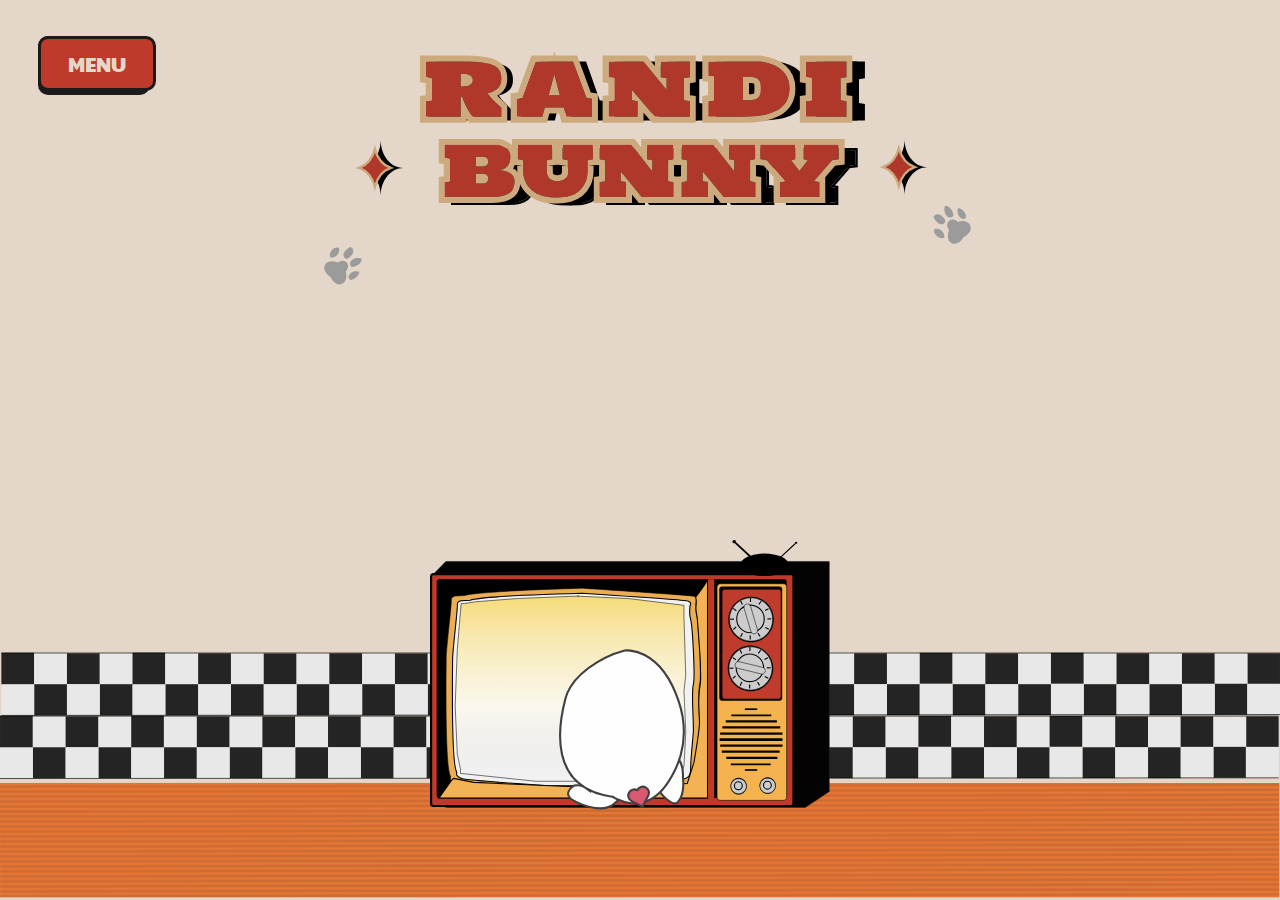
<file: index.html>
<!DOCTYPE html>
<html lang="en">
<head>
    <meta charset="UTF-8">
    <meta name="viewport" content="width=device-width, initial-scale=1.0">
    <title>Index</title>
    <link rel="stylesheet" type="text/css" href="css/reset.css">
    <style type="text/css" >
        @import url('https://fonts.googleapis.com/css2?family=Paytone+One&display=swap');
 
    html{height: 100%;}
    body {
        width: 100%;
        min-height: 100vh;
        display: flex;
        flex-direction: column;
        object-fit: cover;
        box-sizing: border-box;
        object-fit: cover ;
        font-family: 'Paytone One', sans-serif;
        background-color: #E4D7CA;    
    }

    .btn{
        display: flex;
        box-sizing: border-box;
        left: 3%;
        top: 4%;
        position: fixed;
    }

    .btn-top{
        width: 112px;
        height: 49px;
        display: flex;
        background-color: #bf3a2a;
        border: 3px solid rgb(27, 27, 27);
        border-radius: 10px;
        top: 1%;
        left: 7%;
        position: absolute;
        z-index: 998;
    }

    .btn-back{
        width: 112px;
        height: 59px;
        background-color: rgb(27, 27, 27);
        border-radius: 10px;
        left: 7% ;
        top: 2%;  
        position: absolute
    }

    .btn-txt{
        font-family: 'Paytone One', sans-serif;
        color:  #E4D7CA;
        font-size: 20px;
        text-decoration: none;
        inset: 0;
        margin: auto;
    }

    .btn-top:hover{
        background-color: #E6BB38;
        margin-top: -2px;
        margin-left: 10px; 
    
    }

    .btn-txt:hover{
        color: rgb(27, 27, 27);
    }

    .container{
        width: 100%;
        display: flex;
        flex-direction: column;
        min-height: 100%;
        background-color: #E4D7CA; 
        flex-grow: 1;
        /* margin-bottom: 10%; */
    }

    .title-box {
        text-align: center;

        box-sizing: border-box;
        animation: dropDown 1.5s ease-in-out;
        animation-fill-mode: forwards;
    }
    @keyframes dropDown {
        0% {
            opacity: 0;
            transform: translateY(-100%);
        }
        100% {
            opacity: 1;
            transform: translateY(0);
        }
    } 
    .title-fall {
        animation: dropDown 1.5s ease-in-out;
        animation-fill-mode: forwards;
    }

    .title{
        width: 30%;
        margin: auto;
        padding-top: 6%;
        box-sizing: border-box;
    }

    .title img{
        width: 100%;  
        transform: scale(1.5); 
        transition: transform 0.3s ease-in-out;
        vertical-align: bottom;
    }

    .foot-box{
        display: flex;
        width: 100%;
        justify-content: space-evenly;
    }

    .rightfoot{
        display: block;
        transform: translate(-150%, 120%);
        /* display: none; */
    }

    .rightfoot img{
        width: 100%;
        vertical-align: bottom;
    
    }

    .leftfoot{
        transform: translate(180%, 38%);
    }

    .leftfoot img{
        width: 100%;
        vertical-align: bottom;
    }


    .footer{
        width: 100%;
        position: fixed;
        bottom: 0;
        left: 0;
        flex-shrink: 0;
    }

    .bottom-floor{
        width: 100%;
        display: block;
        bottom: 0;
        left: 0;
    
    }

    .floor img{width: 100%;}

    .bottom{
        width: 100%;
        margin: auto;
        display:flex;
        text-align: center;
        justify-content: center;
        position: absolute;
        bottom: 0;
        left: 0;
        transform: translate(-10px, -20%);
    }


    .tv img{
        width: 100%;
        vertical-align: bottom;
    }  

    .rabbit{
        position: absolute;
        transform-origin: center bottom; 
        transition: transform 0.3s ease;
        bottom: 0;
        display: none;
        transform: translate(10%, 5%);
        /* transition: right 2s ease; */
    }

    .rabbit img{
        width: 100%;
        vertical-align: bottom;
    }

    .butt{
        width: 200px;
        position: absolute;
        top: 35%;
        /* display: none; */
    }

    .butt img{
        width: 100%;
    }

    .butt.shake {
        animation: shake  1.5s;
    } 

    @keyframes shake {
        0%, 100% { transform: translateY(0); }
        50% { transform: translateY(-10px); }
    } 

    .butt.climb-out {
        animation: climbOut 1.5s ease-in-out;
        animation-fill-mode: forwards;
    }

    @keyframes climbOut {
        0% {
            bottom: 0;
            transform: translateX(0) translateY(0);
        }
        100% {
            bottom: 100px; 
            transform: translateX(10px) translateY(-20px); 
        }
    }

    .move{
        width: 180px;
        position: absolute;
        top: 20%;
        display: none;
    }

    .move img{
        width: 100%;
    }

    .dialog{
        position: absolute;
        top: -22%;
        left: 30%;
        z-index: 997;
        display: none;
    }

    .pic{
        width: 200px;

    }

    .pic img{
        width: 100%;
        transform: scale(0.9);
        transition: transform 0.3s ease-in-out;
    }

    .pic img:hover{
        transform: scale(0.8); 
    }

    .text {
        font-size: 2em;
        transform: translate(50px, -83px);
    }

    .dialog a {
        color: rgb(27, 27, 27);
        text-decoration: none;
    }

    .plaid{ 
        position: relative;

    }

    .plaid img{
        width: 100%; 
    }

    .floor{ position: relative;}

    .floor img{
        width: 100%; 
    }

    #tv {
        position: relative;
        width: 400px;
        height: 300px;
        overflow: hidden;
    } */

    #rabbit {
        position: absolute;
        width: 200px;
        height: 100px;
        /* bottom: -100px; */
        display: none;
    } 
    #menu-switch{ display: none;}
    .main-nav, .menu-title-box{display: none;}
 




    /**平板**/	
    @media(min-width: 768px) and (max-width: 1023px) {
     html, body{ overflow: hidden; }
    
     .main-nav{display: none;}

     .title-box {
            position:absolute;
            left: 23%;
            top: 20%;
            box-sizing: border-box;
    }

    .title{width: 90%;}
    
    .title img{width: 100%;}

    .foot-box{
            position: absolute;
            top: 40%;
    }

    .bottom{transform: translate(5%, -50%);}

    #tv{
        width:80%;
        height: 100%;
    }

    .tv img{width:100%;}

    .butt{
        width: 35%;
        position: absolute;
        top: 50%;
       
    
    }
    .butt img{width: 100%;}

    .move{
        position: absolute;
        width: 35%;
        top:50%;
    }
    .move img{width: 100%;}

    .rabbit{
        width: 50%;
        position: absolute;
        top: -2%;
    }

    .rabbit img{width: 100%;}

    .dialog{
        width: 30%;
        transform: translate(-43%, -305%);
    }

    .pic{
        width: 100%;
    }

    .pic img{width: 100%;}

    .text{
            font-size: 45px;
            transform: translate(22%, -240%)
    }

    .plaid, .floor{display: none;}
        
    }

    /**手機**/	
    @media (max-width: 767px){
    html, body{ overflow: hidden; }
    /* img{
        max-width: 100%;
        height: auto;
    } */
    .element-to-hide{display: none;}

    .btn {display: none;}

    .main-header{
            display: flex;
            justify-content: space-between;
            padding: 10px;
    }

    .main-nav{
            display: block;
            position: absolute;
            width: 100%;
            height: calc(100vh - 60px);
            background-color: #E4D7CA;
            top: 6%;
            left: 0%;
            translate: -100% 0%;
            flex-direction: column;
            opacity: 0;
            transition: opacity 1s, translate 0s 1s;
            z-index: 996;
    }

    .main-nav a{
            padding: 10px;
            text-decoration: none;
            color: rgb(27, 27, 27);
            display: block;
    }

    #menu-switch:checked + .main-header .main-nav{
            translate: 0% 0%;
            opacity: 1;
            transition: opacity 1s;
    }
        
    .hb label{
            width: 70px;
            height: 40px;
            /* background-color: #c8bdb2; */
            display: block;
            position: relative;
            border-radius: 10px;
    }
        
    .hb span{
            width: 40%;
            height: 2px;
            background-color: #c24b4b;
            position: absolute;
            inset: 0;
            margin: auto;
            transition: transform 0.3s, opacity 0.3s;
    }

    .hb span:nth-child(1){
            translate: 0px -10px;
            rotate: 0deg;
            transition: translate 0.3s 0.3s,
                        rotate 0.3s 0s;
    }

    .hb span:nth-child(2){
            opacity: 1;
            transition: opacity 0.3s 0.6s;
    }

    .hb span:nth-child(3){
            translate: 0px 10px;
            rotate: 0deg;
            transition: translate 0.3s 0.3s,
                        rotate 0.3s 0s;
    }

    #menu-switch:checked + .main-header .hb span:nth-child(1){
            translate: 0px 0px;
            rotate: 45deg;
            transition: translate 0.3s 0.3s,
                        rotate 0.3s 0.6s;
    }

    #menu-switch:checked + .main-header .hb span:nth-child(2){
            opacity: 0;
            transition: opacity 0.3s;
    }

    #menu-switch:checked + .main-header .hb span:nth-child(3){
            translate: 0px 0px;
            rotate: 315deg;
            transition: translate 0.3s 0.3s,
                        rotate 0.3s 0.6s;
    } 

    .title-box {
            position:relative;
            left: -5px;
            padding-top: 15%;
            box-sizing: border-box;
    }

    .title{width: 65%;}
    .title img{width: 100%;}

    .foot-box{
        position: absolute;
        top: 30%;
    }
    .foot-box img{width: 100%;}

    .bottom{transform: translate(1%, -15%);}

    .tv{width: calc(100vw- 30px);}

    .tv img{width:100%;}

    .butt{width: 50%;}

    .butt img{width: 100%;}

    .rabbit{
        width: 70%;
        transform: translate(50px, 40px);
    }

    .rabbit img{width: 100%;}

    .dialog{
        width: 80%;
        transform: translate(-120px, -275%);
    
    }

    .dialog img{width: 100%;}

    .plaid, .floor{display: none;}

    .text{
            font-size: 32px;
            transform: translate(48px, -84px)
    }

    .menu-box{
        width: 100%;
        background-color: #B30101;
    }

    .menu-title{
            width: 80%;
            text-align: center;
            margin: auto;
            padding-top: 1%;
            background-color: #B30101;
    }



    .menu-title img{ width: 100%;}

    .menu-outside{
            width: 88%;
            height: 70%;
            border-radius: 10px;
            padding: 10px;
            margin: auto;
            margin-bottom: 25px;
            box-sizing: border-box;
    }

    .menu-inside{
            width: 90%;
            height: 93%;
            margin: auto;
    }

    .menu{
            font-size: 2.5em;
            height: 5%;
            margin: auto;
            color: rgb(27, 27, 27);
            text-align: center;
            padding-top: 1%;
            font-family: 'Holtwood One SC', serif;
    }

    .period{
            font-size: 2em;
            margin-bottom: 3%;
    }

    .about a, .news a, .member a, .gallery a, .product a{
            font-size: 1.5em;
            color: #B30101;
            margin: auto;
            padding: 10px 10px;
    }

    .about, .news, .member, .gallery, .product{
            width: 100%;
            height: 12%;
            padding: 2px 10px;
            box-sizing: border-box;
            box-shadow: 0 0 5px #6b6b6b;
    }

    .about, .news, .member, .gallery{
            margin-bottom: 3%;
    }

    .about-price, .news-price,  .member-price, 
    .gallery-price, .product-price{
            display: flex;
            justify-content: end;
            /* position: absolute; */
            transform: translateY(-90%);
    }

    .others{
            display: flex;
            flex-wrap: wrap;
            margin-top: 3%;
    }

    .finder, .contact, .login, .faq{
            width: 48%;
            box-shadow: 0 0 5px #6b6b6b;
    }

    .finder a, .contact a, .login a, .faq a{
            font-size: 1.5em;
            color: rgb(27, 27, 27);
            text-align: center;
    }

    .finder, .login{
            margin-right: 10px;
            box-sizing: border-box;
    }

    .finder, .contact{
            margin-bottom: 10px;
            box-sizing: border-box;
    }

    .top-plaid{
            width: 100%;
            background-color: #B30101;
    }

    .top-plaid img{width: 100%;}


    .bottom-box{
            width: 100%;
            height: 100%;
            position: fixed;
            background-color: #B30101;
    }

    .top-icon{
            width: 30%;
            display: flex;
            margin: auto;
            background-color: #B30101;
    }

    .top-icon img{width: 100%;}

    
    .bottom-plaid{
            width: 100%;
            position: absolute;
            background-color: #B30101;
    }

    .bottom-plaid img{width: 100%;} 

    .about:active, .news:active, .member:active,
    .gallery:active, .product:active{
            transform: translate(0px,5px);
            -webkit-transform: translate(0px,5px);
	        background-color: #B30101;
    }

    .about a:active, .news a:active, .member a:active,
    .gallery a:active, .product a:active, .content:active{
            color: #E4D7CA;
    }

    .finder:active, .contact:active, .login:active, .faq:active{
        background-color: rgb(27, 27, 27);
    }

    .finder a:active, .contact a:active, .login a:active, .faq a:active{
            color: #E4D7CA;
    }

    .animate{
	        transition: all 0.5s;
	        -webkit-transition: all 0.5s;
    }

    }
     

</style>



</head>
<body>

<div class="wrap">

    <input type="checkbox" name="" id="menu-switch"> 

        <header class="main-header">
              
            <div class="hb">
                <label for="menu-switch">
                    <span></span>
                    <span></span>
                    <span></span>
                </label>
            </div>

            <nav class="main-nav">
                <div class="top-plaid">
                    <img src="image/red plaid.svg" alt="plaid">
                </div> 
                <div class="menu-box">
                <div class="menu-title">
                    <a href="guide-page.html" >
                        <img src="image/mobile-title.svg" alt="RENDI BUNNY"></a></div> </div>

            <div class="menu-outside">
                <div class="menu-inside">
                    <div class="menu">MENU</div>
                    <div class="period">................................</div>
                    <div class="about">
                        <a href="about.html">
                            A&nbsp;B&nbsp;O&nbsp;U&nbsp;T&nbsp; 
                            <div class="about-price">$50</div></a>
                        </div>
                     <div class="news">
                        <a href="news.html">
                            N&nbsp;E&nbsp;W&nbsp;S&nbsp; 
                        <div class="news-price">$40</div></a>
                        </div>
                    <div class="member">
                        <a href="member.html">
                            M&nbsp;E&nbsp;M&nbsp;B&nbsp;E&nbsp;R&nbsp;
                            <div class="member-price">$20</div></a>
                        </div>
                    <div class="gallery">
                        <a href="gallery.html">
                            G&nbsp;A&nbsp;L&nbsp;L&nbsp;E&nbsp;R&nbsp;Y&nbsp;
                            <div class="gallery-price">$25</div></a>
                        </div>
                    <div class="product">
                        <a href="product.html">
                            P&nbsp;R&nbsp;O&nbsp;D&nbsp;U&nbsp;C&nbsp;T&nbsp;
                            <div class="product-price">$45</div></a>
                    </div>

                    <div class="others">
                        <div class="finder">
                            <a href="gallery.html">FINDER</a></div>
                            <div class="contact">
                                <a href="gallery.html">CONTACT</a></div>
                            <div class="login">
                                <a href="gallery.html">LOGIN</a></div>
                            <div class="faq">
                                <a href="gallery.html">FAQ</a></div>
                    </div>

                        </div>
                    </div>

                <div class="bottom-box">

                    <div class="top-icon">
                        <div class="log-in">
                            <a href="menu.html" ><img src="image/log-in_mobile_menu.svg" alt="登入"></a></div>
                        <div class="cart">
                            <a href="menu.html" ><img src="image/cart_mobile_menu.svg" alt="購物車"></a></div>
                    </div>  
                    <div class="bottom-plaid">
                        <img src="image/red plaid.svg" alt="plaid">
                </div>
                   
                     

                </div>

                  
            </nav>

               
        
        </header>
 
    <div class="container">
       
        <div class="title-box">
            <div class="title">
                <img src="image/title.svg" alt="title"></div>
        </div>
        
     
        <div class="foot-box">
            <div class="rightfoot">
                <img src="image/right foot.svg" alt="rightfoot"></div>
            <div class="leftfoot">
                <img src="image/left foot.svg" alt="leftfoot"></div> 
        </div>
      
        
  


    </div>
 
 <div class="footer">
    <div class="bottom-floor">
        <div class="plaid-box">
            <div class="plaid">
                <img src="image/plaid.svg" alt="plaid">
            </div>  
        </div>
        <div class="floor">
            <img src="image/floor.svg" alt="floor">
        </div> 
       
        <div class="dialog">
            <a href="transition1.html"><div class="pic">
                 <img src="image/dialogbox.svg" alt="dialog"></div>
                 <div class="text">ENTER</div></a>
         </div>
       
        <div class="bottom">
            <div class="tv" id="tv">
                <img src="image/tv.svg" alt="tv"></div>
                
            <div class="butt">
                <img src="image/butt.svg" alt="ren"></div>
            <div class="move">
                <img src="image/butt2.svg" alt="move-out"></div>
            <div class="rabbit" id="rabbit">
                <img src="image/rabbit.svg" alt="ren"></div>
          
              
        </div>
   
    </div>
        <div class="element-to-hide">
            <div class="btn">
                <div class="btn-top">
                    <a href="menu.html" class="btn-txt">MENU</a></div>
            <div class="btn-back"> </div>
        </div>

</div>


                  

</div>
</body>
<!-- Holtwood One SC -->
<link rel="preconnect" href="https://fonts.googleapis.com">
<link rel="preconnect" href="https://fonts.gstatic.com" crossorigin>
<link href="https://fonts.googleapis.com/css2?family=Holtwood+One+SC&family=Ultra&display=swap" rel="stylesheet">

<!-- -----------Open Sans------------------ -->
<link rel="preconnect" href="https://fonts.googleapis.com">
<link rel="preconnect" href="https://fonts.gstatic.com" crossorigin>
<link href="https://fonts.googleapis.com/css2?family=Open+Sans&display=swap" rel="stylesheet">


<script src="./js/jquery-3.7.0.js"></script>


<script>
//兔子抖動加爬出
$(document).ready(function() {

    $(".butt").show().addClass("shake");

    // 電視裡爬出來
    setTimeout(function() {
        $(".butt").removeClass("shake").addClass("climb-out");
    }, 300); 

 
    setTimeout(function() {
        $(".butt").removeClass("climb-out").hide();
        $(".move").show();
    }, 1800); 

    setTimeout(function() {
        $(".move").hide();
        $(".rabbit").show();
    }, 2300); 

    setTimeout(function() {
        $(".dialog").show();     
    }, 3200); 


    

});


</script>





<script>

</script>



</html>
</file>
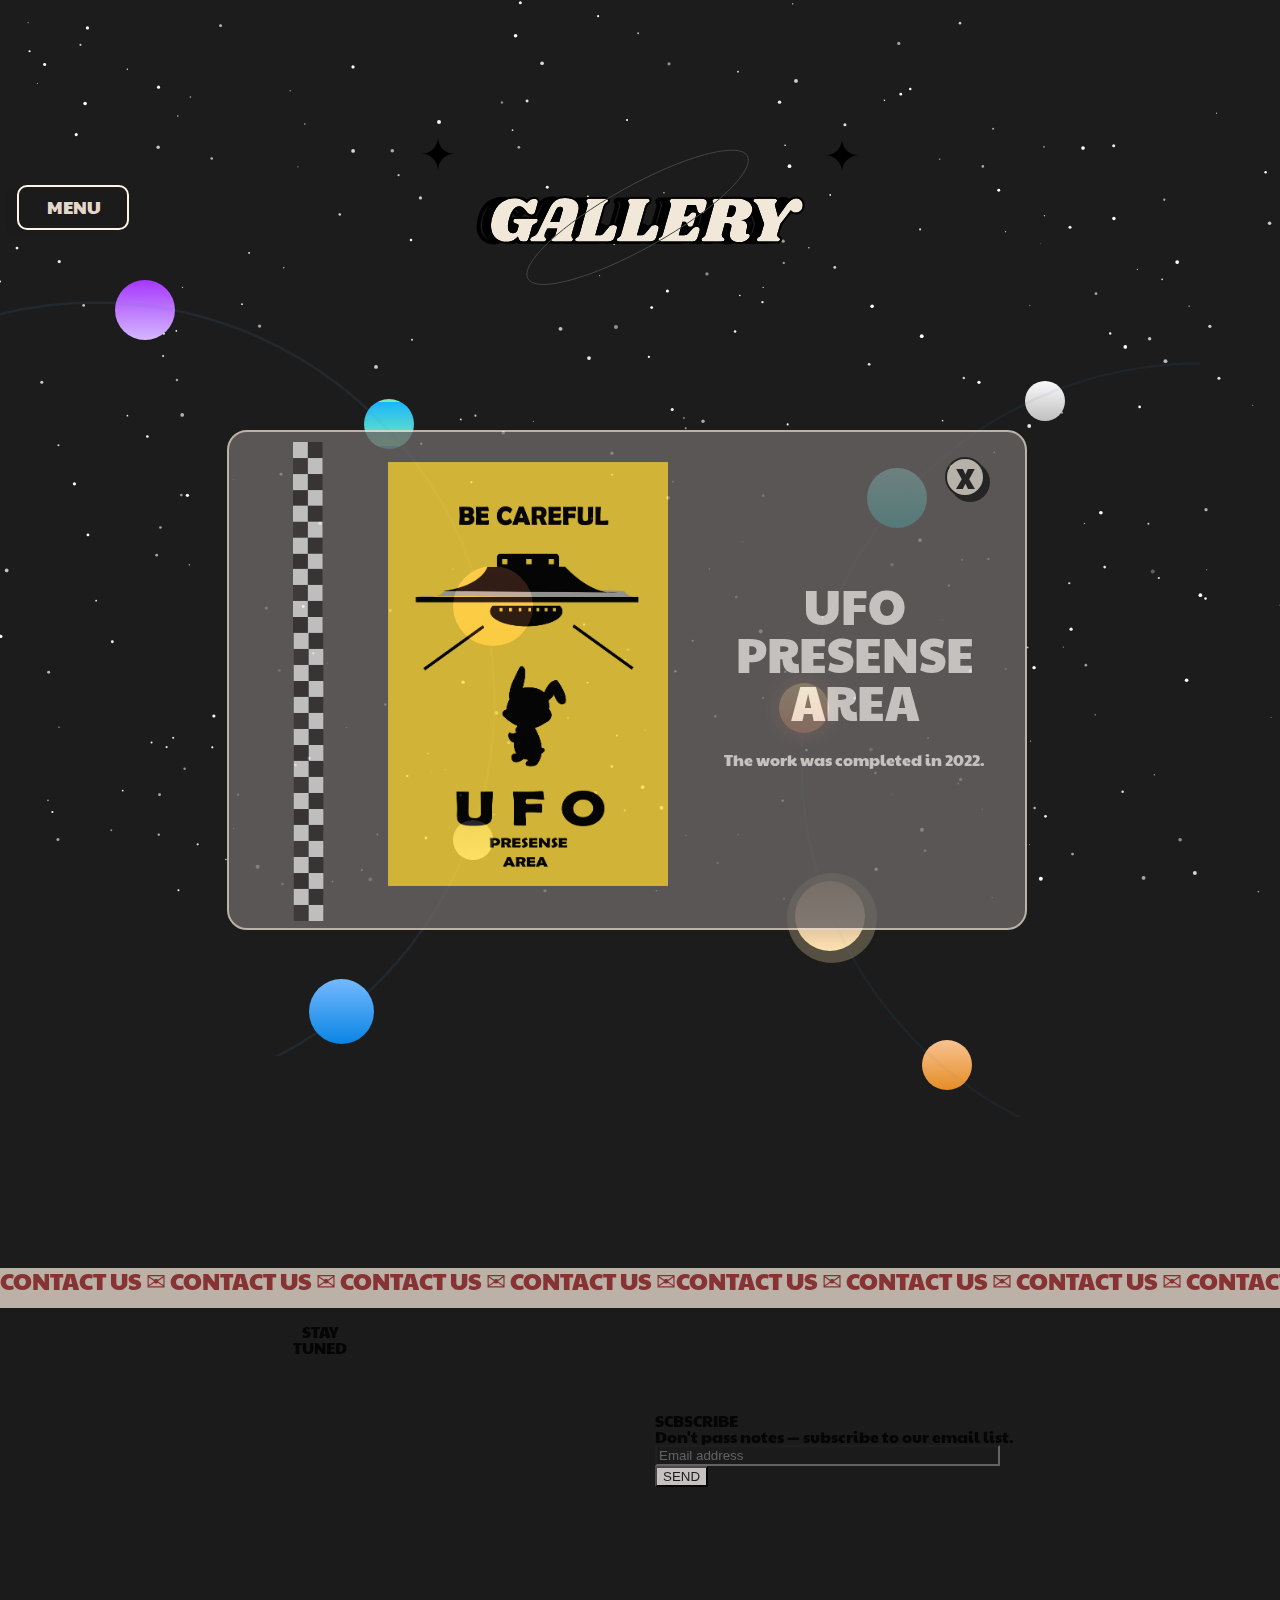
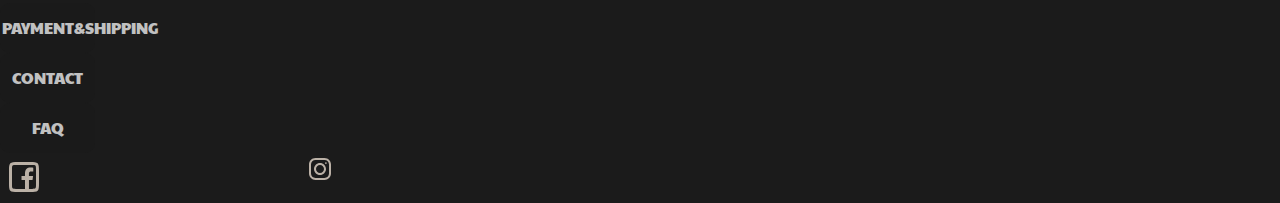
<file: gallery.html>
<!DOCTYPE html>
<html lang="en">
<head>
    <meta charset="UTF-8">
    <meta name="viewport" content="width=device-width, initial-scale=1.0">
    <link rel="stylesheet" type="text/css" href="css/reset.css">
    <link rel="stylesheet" type="text/css" href="css/item.css">
    <title>Gallery</title>
<style type="text/css">
 @import url('https://fonts.googleapis.com/css2?family=Paytone+One&display=swap');

html{height: 100%;}
 body {
    width: 100%;
    min-height: 100vh;
    display: flex;
    flex-direction: column;
    object-fit: cover;
    box-sizing: border-box;
    text-decoration: none; 
    font-family: 'Paytone One', sans-serif;
    background-color: #1c1c1c;
    -webkit-animation: color-change-2x 2s linear infinite alternate both;
	        animation: color-change-2x 2s linear infinite alternate both;
}

@-webkit-keyframes color-change-2x {
  0%{
    background: #1c1c1c;
  }
50%{
    background: #27183F;
}
 
  100% {
    background: #5E1D53;
  }
}
@keyframes color-change-2x {
    0%{
    background: #3B3A3A;
  }

  100% {
    background: #27183F;
  }
} 

canvas {
  display: block;
  position: fixed; 
  top: 0;
  left: 0;
  z-index: -1; 
  width: 100vw; 
  height: 100vh;
}
.wrap{
  /* display: flex; */
  width: 100%;
  flex:1;
}

.header{
  width: 100%;
  display: flex;
  position: absolute;
  padding-top: 10%; 
} 

.title{ margin: auto;}

.title img{width: 100%;}

.container{
    width: 100%;
    display: flex;
    min-height: 100%;
    width: 100%;
    padding-bottom: 15%;  
    padding-top: 20%;   
}

.right-box{
  width: 50%;
  display: flex;
  justify-content: end;

}

.orbit-container {
    width: 100%;
    position: relative;
    margin: 0 auto;
    width: 800px;
    height: 800px;
    right: 10%;
    top: 5%;
    overflow: hidden;
}

.orbit {
  position: absolute;
  border-radius: 100%;
  border: solid 3px rgba(112, 157, 194, 0.021);

}

#jupiter-orbit {
  width: 800px;
  height: 800px;
  top: 45px;
  left: calc(50% );

}

#jupiter {
  position: absolute;
  width: 50px;
  height: 50px;
  top: 85%;
  left: 15%;
  border-radius: 100%;
  background: linear-gradient(#f8c291, #e58e26);
}

#saturn-orbit {
  width: 800px;
  height: 800px;
  top: 45px;
  left: calc(50% );

} 

#saturn,
#saturn-rings{
  position: absolute;
  width: 70px;
  height: 70px;
  top: 65%;
  left: -1%;
  border-radius: 100%;
  background: linear-gradient(#8d6e63, #ffe0b2)
} 

#saturn-rings {
  width: 90px;
  height: 90px;
  top: 64%;
  left:-2%;
  background: rgba(255, 236, 179,0.25);
}
#uranus-orbit {
  width: 800px;
  height: 800px;
  top: 45px;
  left: calc(50% );
}

#uranus {
  position: absolute;
  width: 60px;
  height: 60px;
  top: 13%;
  left: 8%;
  border-radius: 100%;
  background: linear-gradient(#81ecec, #00cec9);
} 

#mercury-orbit {
  width: 800px;
  height: 800px;
  top: 45px;
  left: calc(50% );
}

#mercury {
  position: absolute;
  width: 40px;
  height: 40px;
  top: 2%;
  right: 67%;
  border-radius: 100%;
  background: linear-gradient(#fafafa, silver);
}

#sun-orbit {
  width: 800px;
  height: 800px;
  top: 45px;
  left: calc(50% );
}

#sun {
  position: absolute;
  width: 50px;
  height: 50px;
  top: 40%;
  left: -3%;
  border-radius: 100%;
  background: linear-gradient(#fcd670, #f2784b);
  border-radius: 100%;
  box-shadow: 0px 0px 8px 8px rgba(242, 120, 75, 0.2);
}

#planet-list { 
  display: flex;
  list-style: none;
  font-family: Raleway;
  color: white;
  justify-content: center;
}

#planet-list li {
  margin: 10px;
  cursor: pointer;
}



.left-box{
    width: 50%;

}

.orbit-container-left{
  width: 100%;
  position: relative;
  margin: 0 auto;
  width: 800px;
  height: 800px;
  left: -35%;
  top: 10%;
  overflow: hidden;
}

.orbit-left{
  position: absolute;
  border-radius: 100%;
  border: solid 3px rgba(112, 157, 194, 0.029);
  right: 50%; 
}

#venus-orbit {
  width: 800px;
  height: 800px;
  top: 45px;
  right: calc(50% - 40%); 
}

#venus {
  position: absolute;
  width: 60px;
  height: 60px;
  top: -3%;
  right: calc(50% - 10%);
  border-radius: 100%;
  background: linear-gradient(#a537fd, #d5b8ff)
}

#earth-orbit {
  width: 800px;
  height: 800px;
  top: 45px;
  right: calc(50% - 40%); 
}

#earth {
  position: absolute;
  width: 50px;
  height: 50px;
  top: 12%;
  right: calc(50% - 40%);
  border-radius: 100%;
  border: solid 3px rgba(112, 157, 194, 0.029);
  background: linear-gradient(#19b5fe, #7befb2);
}

#mars-orbit {
  width: 800px;
  height: 800px;
  top: 45px;
  right: calc(50% - 40%); 
}

#mars {
  position: absolute;
  width: 80px;
  height: 80px;
  top: 33%;
  right: calc(50% - 55%);
  border-radius: 100%;
  background: linear-gradient(#ff9478, #eb974e)
} 

#pluto-orbit {
  width: 800px;
  height: 800px;
  top: 45px;
  right: calc(50% - 40%); 
}

#pluto {
  position: absolute;
  width: 40px;
  height: 40px;
  top: 65%;
  right: calc(50% - 50%);
  border-radius: 100%;
  background: linear-gradient(silver, #fafafa);
}


#neptune-orbit {
  width: 800px;
  height: 800px;
  top: 45px;
  right: calc(50% - 40%); 
}

#neptune {
  position: absolute;
  width: 65px;
  height: 65px;
  top: 85%;
  right: calc(50% - 35%);
  border-radius: 100%;
  background: linear-gradient(#74b9ff, #0984e3);

}

.pic-box{
  width: 100%;
  width: 800px;
  height: 500px;
  margin: auto;
  display: flex;
  justify-content: center;
  position: relative;
  overflow: hidden;
  border-radius: 20px;
  opacity: .8;
  border: 2px solid #E4D7CA;
  background-color: #6A6665;
  /* margin-top: 20%; */
  transform: translateY(50%);
}

.outside{
  position: relative;
}

.plaid{
  position: absolute;
  width: 31px;
  left: 8%;
  top: 2%;
}

.plaid img{
  width: 100%;
  vertical-align: bottom;
}

.main-pic{
  position: absolute;
  width: 280px;
  left: 20%;
  top: 6%;

}

.main-pic img{
  width: 100%;
  vertical-align: bottom;
}

.pic-text{
  position: absolute;
  text-align: center;
  right: 5%;
  top: 150px;
  /* background-color: #00cec9; */

}

h1{
  color: #f0ece8;
  font-size: 3em;
  line-height: 1;
  margin-bottom: 10%;
}

p{
  color: #f0ece8;
  font-size: 1em;
}

.footer {
  position: relative;
  background-color:#1c1c1c;
  opacity: .8;
  -webkit-animation: color-change-2x 2s linear infinite alternate both;
	        animation: color-change-2x 2s linear infinite alternate both;
}
.marquee-bottom{
  background-color:#1c1c1c;
  -webkit-animation: color-change-2x 2s linear infinite alternate both;
	        animation: color-change-2x 2s linear infinite alternate both;
} 

.bottom-text{
    color:#f0ece8;
}  

.scbcribe-box{
  background-color:#1c1c1c;
}

.scbcribe-box input[type="text"]{
  background-color:#1c1c1c;
}

.scbcribe-box input[type="submit"]{
  background-color:#f0ece8;
  color:#1c1c1c;
}
.footer-bottom{
  background-color:#1c1c1c;
  -webkit-animation: color-change-2x 2s linear infinite alternate both;
	        animation: color-change-2x 2s linear infinite alternate both;

}
 
  

#myModal{
  -webkit-animation-name: zoom;
  -webkit-animation-duration: 0.6s;
  animation-name: zoom;
  animation-duration: 0.6s;
}
@-webkit-keyframes zoom {
  from {
       -webkit-transform: scale(0)
  }

  to {
       -webkit-transform: scale(1)
  }
}
@keyframes zoom {
    from {
        transform: scale(0)
  }

    to {
        transform: scale(1)
  }
}

#myModal{
  /* display: none; */
  position: absolute;
  width: 100%;
  top: 20%;
  left: -1%;
}

#close{
  width: 40px;
  height: 40px;
  border-radius: 50%;
  text-decoration: none;
  font-size: 30px;
  background-color:  #FCF4E7;
  box-shadow: 5px 5px 0 rgb(27,27,27);
  position: absolute;
  text-align: center;
  line-height: 35px;
  color:rgb(27,27,27);
  border: 2px solid rgb(27,27,27);
  z-index: 1;
  right: 5%;
  top: 5%;
  opacity: .8;
}

#close:hover, #close:focus {
  cursor: pointer;
  color: rgb(27,27,27);
  text-decoration: none;
  background-color: #FCF4E7;
  -webkit-animation: rotate-90-ccw 0.4s cubic-bezier(0.250, 0.460, 0.450, 0.940) both;
	animation: rotate-90-ccw 0.4s cubic-bezier(0.250, 0.460, 0.450, 0.940) both;
}
@-webkit-keyframes rotate-90-ccw {
  0% {
    -webkit-transform: rotate(0);
            transform: rotate(0);
  }
  100% {
    -webkit-transform: rotate(90deg);
            transform: rotate(90deg);
  }
}
@keyframes rotate-90-ccw {
  0% {
    -webkit-transform: rotate(0);
            transform: rotate(0);
  }
  100% {
    -webkit-transform: rotate(90deg);
            transform: rotate(90deg);
  }
}

.btn{top: 15%;}
.btn-top{
  background-color: rgb(27, 27, 27);
  border: 2px solid #FCF4E7;
}



</style>
</head>
<body>


<div class="wrap">

  <div class="header">
    

    <div class="title">
      <a href=" guide-page.html"> <img src="image/gallery-title.svg" alt="title"></a></div>
  </div>
     
  <div class="container">

    <div class="left-box">
      <div class="openModal">
      <ul id="planet-list-left">
        <li id="venus-link"><a href="#"></a></li>
            <li id="earth-link"><a href="#"></a></li>
            <li id="mars-link"><a href="#"></a></li>
            <li id="pluto-link"><a href="#"></a></li>
                <li id="neptune-link"><a href="#"></a></li>
      </ul>
    
      <div class="orbit-container-left">
        <a href="#">
          <div id="venus-orbit" class="orbit-left">
          <div id="venus"></div>
        </div></a>

        <a href="#">
          <div id="earth-orbit" class="orbit-left">
          <div id="earth"></div>
        </div></a>

        <a href="#">
          <div id="mars-orbit" class="orbit-left">
          <div id="mars"></div>
        </div></a>

        <a href="#">
          <div id="pluto-orbit" class="orbit-left">
          <div id="pluto"></div>
        </div></a>

        <a href="#">
        <div id="neptune-orbit" class="orbit-left">
          <div id="neptune"></div>
        </div></a>

      </div>
    </div>
  </div> 


    <div class="right-box">
      <div class="openModal">
      <ul id="planet-list">
        <li id="uranus-link"><a href="#"></a></li>
        <li id="jupiter-link"><a href="#"></a></li>
                <li id="saturn-link"><a href="#"></a></li>
                <li id="mercury-link"> <a href="#"></a></li>
                <li id="sun-link"><a href="#"></a></li> 
      </ul>


      <div class="orbit-container">

        <a href="#">
        <div id="mercury-orbit" class="orbit">
          <div id="mercury"></div>
        </div></a>

        <a href="#">
        <div id="jupiter-orbit" class="orbit">
          <div id="jupiter"></div>
        </div></a>

        <a href="#">
        <div id="saturn-orbit" class="orbit">
          <div id="saturn"></div>
        <div id="saturn-rings"></div>
        </div></a>

        <a href="#">
        <div id="uranus-orbit" class="orbit">
           <div id="uranus"></div>
         </div></a>

         <a href="#">
        <div id="sun-orbit" class="orbit">
          <div id="sun"></div>
        </div></a>
      </div>
    </div>
    </div>


    <div id="myModal">
        <div class="pic-box">
          <a href="#" id="close">X</a>
          <div class="outside"></div>
          <div class="plaid">
            <img src="image/plaid-three.svg" alt="plaid" ></div>
          <div class="main-pic">
            <img src="image/ufo.png"  alt="pic" ></div>
          <div class="pic-text">
            <h1> UFO <br> PRESENSE<br>AREA</h1>
            <p>The work was completed in 2022.</p></div>
        </div>
      </div>
   </div>

   <div class="btn">
    <div class="btn-top">
        <a href="menu.html" class="btn-txt">MENU</a></div>
    <div class="btn-back"> </div>
  </div>

   <div class="footer">
    <div class="footer-top">
      <section>
        <div class="scroll">
         <div class="text">
            CONTACT US ✉ CONTACT US ✉ CONTACT US ✉ CONTACT US ✉
         </div>
         <div class="text">
            CONTACT US ✉ CONTACT US ✉ CONTACT US ✉ CONTACT US ✉
         </div>
       </div>
       
     </section>
    </div>

    <div class="footer-main">

        <div class="footer-left">
          <div class="contact-text">STAY<br>TUNED</div>
            <div class="contacts-box">
                <div class="phone">
                    <img src="image/about-phone.svg" alt="phone"></div>

            </div>
        </div>

        <div class="footer-right">

            <div class="scbcribe-box">
                <div class="top-txt">
                <h2>SCBSCRIBE</h2>
                <h3>Don't pass notes — subscribe to our email list.</h3></div>
                <form>
                    <input type="text" name=""  size="40" placeholder="Email address" onfocus="this.placeholder=''" onblur="this.placeholder='Email address'"><br>
                    <input type="submit" value="SEND">
                </form>
                
                </div>
        </div>
    </div>
    <div class="footer-bottom">

        <div class="bottom-btn">

            <div class="payment">
                <div class="bottom-box">
                    <a href="about.html" class="txt">PAYMENT&SHIPPING </a></div>
            </div>

            <div class="contact">
                <div class="bottom-box">
                    <a href="about.html" class="txt">CONTACT </a></div>
                </div>

            <div class="faq">
                <div class="bottom-box">
                    <a href="about.html" class="txt">FAQ </a></div>
            </div>
            <div class="icon">
                <a class="fb "href="about.html"><img src="image/facebook icon.svg" alt="fb"></a>
                <a class="ig "href="about.html"><img src="image/instagram icon.svg" alt="ig"></a></div>
        </div> 
    </div>  










</div>
<!-- Holtwood One SC -->
<link rel="preconnect" href="https://fonts.googleapis.com">
<link rel="preconnect" href="https://fonts.gstatic.com" crossorigin>
<link href="https://fonts.googleapis.com/css2?family=Holtwood+One+SC&family=Ultra&display=swap" rel="stylesheet">

<!-- -----------Open Sans------------------ -->
<link rel="preconnect" href="https://fonts.googleapis.com">
<link rel="preconnect" href="https://fonts.gstatic.com" crossorigin>
<link href="https://fonts.googleapis.com/css2?family=Open+Sans&display=swap" rel="stylesheet">

<canvas id="starrySky"></canvas>
</body>

<script src="./js/jquery-3.7.0.js"></script>
<!-- 背景星空 -->
<script>
  const canvas = document.getElementById('starrySky');
  const ctx = canvas.getContext('2d');

  canvas.width = window.innerWidth;
  canvas.height = window.innerHeight;

  const numStars = 300;
  const stars = [];

  for (let i = 0; i < numStars; i++) {
      stars.push({
          x: Math.random() * canvas.width,
          y: Math.random() * canvas.height,
          radius: Math.random() * 1.5 + 0.5,
          alpha: Math.random() * 0.5 + 0.5,
          blinkInterval: Math.floor(Math.random() * 200) + 50
      });
  }

  function draw() {
      ctx.clearRect(0, 0, canvas.width, canvas.height);

      for (const star of stars) {
          ctx.beginPath();
          ctx.arc(star.x, star.y, star.radius, 0, Math.PI * 2);
          ctx.fillStyle = `rgba(255, 255, 255, ${star.alpha})`;
          ctx.fill();

          if (star.blinkInterval > 0 && Date.now() % star.blinkInterval === 0) {
              star.alpha = star.alpha === 1 ? 0.3 : 1;
          }
      }

      requestAnimationFrame(draw);
  }

  draw();
</script>

<!-- 點星球跳視窗 -->
<script>
window.addEventListener('load', (event) => {
let openModal = document.querySelectorAll(".openModal");
let close = document.querySelectorAll("#close");
let myModal = document.querySelectorAll("#myModal");


$(document).ready(function() {
   $(".openModal").on('click', function() {
     showModal();
   });

    
   $("#close").on('click', function() {
     closeModal();
   });



 function showModal() {
   $("#myModal").css('display', 'block');
 }

 function closeModal() {
   $("#myModal").css('display', 'none');
 };
});
});

</script>
</html>
</file>
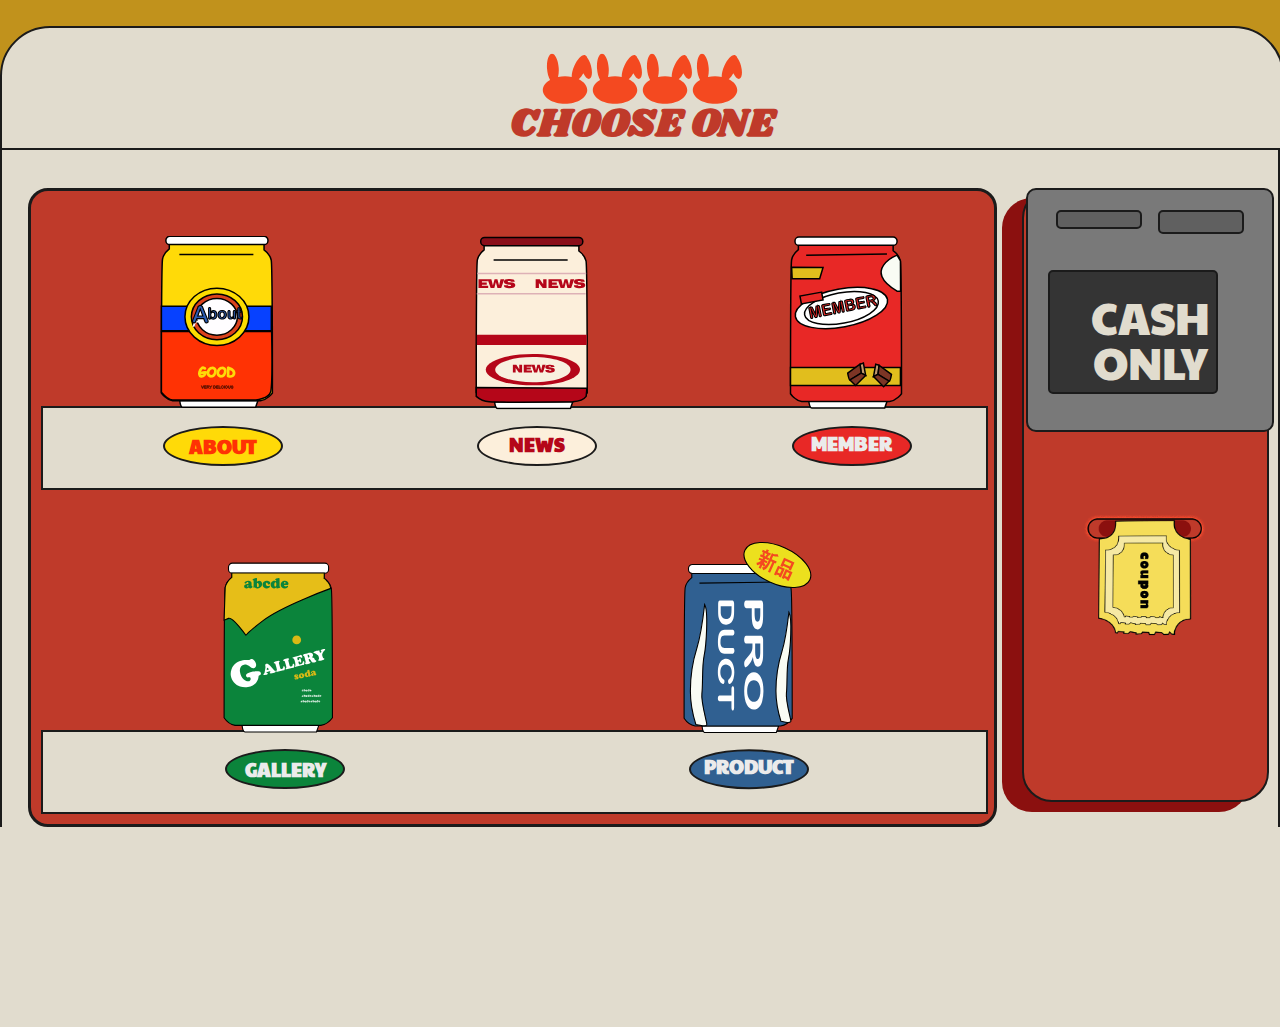
<file: guide-page.html>
<!DOCTYPE html>
<html lang="en">
<head>
    <meta charset="UTF-8">
    <meta name="viewport" content="width=device-width, initial-scale=1.0">
    <link rel="stylesheet" type="text/css" href="css/reset.css">
    <title>Randi Bunny</title>
<style type="text/css">
 @import url('https://fonts.googleapis.com/css2?family=Paytone+One&display=swap');
 

 html{
    overflow-x: hidden;
    line-height: 1.5;
}
body {
    width: 100%;
    min-height: 100vh;
    display: flex;
    flex-direction: column;
    background-color: #c1921c;
    font-family: 'Paytone One', sans-serif;
}
a{
    text-decoration: none;
    box-sizing: border-box;
}

.wrap{
    padding-top: 2%;
}

.top{
    /* max-width: 1400px; */
    width: 100%;
    height: 120px;
    margin: auto;
    background-color: #e1dcce;
    border-radius: 10px;
    border: 2px solid rgb(27,27,27);
    display: flex;
    justify-content: center;
    border-radius: 50px 50px 0 0  ;   
}

.mark{
    width: 500px;
    height: 100px;
    margin-top: 10px;
}

.pic{
    display: flex;
    justify-content: center;
    transform: translateY(30%);
}

.pic img{
    width: 10%;
    vertical-align: middle;
}

.rabbit-first{
    animation-delay: 30s;
    animation: twinkle 1s infinite alternate;
}

.rabbit-sec{
    animation-delay: 40s;
    animation: twinkle 1.2s infinite alternate;
}

.rabbit-third{
    animation-delay: 20s;
    animation: twinkle 1.5s infinite alternate;
    
}

.rabbit-fourth{
    animation-delay: 20s;
    animation: twinkle 1.8s infinite alternate; 
}

.mark-text{
    font-family: 'Shrikhand', cursive;
    font-weight: bold;
    font-size: 2.5em;
    line-height: 1.5;
    text-align: center;
    align-items: end;
    transform: translateY(5px);
    color: #bf3a2a;
}

.bottom{
    width: 100%;
    background-color: #bf3a2a;
    margin: auto;
    display: flex; 
}

.left{
    width: 80%;
    border-left: 2px solid rgb(27,27,27);
    background-color: #e1dcce;
    padding-top: 3%;
    box-sizing: border-box;
} 

.left-box{
    /* max-width: 1200px; */
    width: 95%;
    margin: auto;
    border: 3px solid rgb(27,27,27);
    border-radius: 20px;
    padding: 10px;
    box-sizing: border-box;
    background-color: #bf3a2a;
}

.top-box{
    width: 100%;
    display: flex;
    box-sizing: border-box;
    margin-top: -1%;
    justify-content: space-around;
}

.top-box img{
    width: 150%;
    vertical-align: middle;
    object-fit: cover;
    transform: translateY(-5%);
}

.label{
    width: 120px;
    height: 40px;
    border-radius: 50%;
    transform: translateY(150%);
    border: 2px solid rgb(27,27,27);
    padding: 6px;
    margin-left: 50px;
    box-sizing: border-box;
}

.about>.label {background-color: #FFDA08;}
.about-txt { 
    color: #FF3204;
    font-weight: bold;
    font-size: 1.2em;
    line-height: 1.3;
    text-align: center;   
    text-decoration: none;
    animation: twinkle 0.5s infinite alternate
}
@keyframes twinkle{
    0%{
        opacity: 0.8;
    }
    50%{
        opacity: 0.5;
    }
    100%{
        opacity: 0;
    }
}

.news> .label{background-color: #FCEFDB;}
.news-txt{
    color: #B50619;
    font-family: 'Paytone One', sans-serif; 
    font-weight: bold;
    font-size: 1.2em;
    line-height: 1.1;
    text-align: center;   
    text-decoration: none;
    animation: twinkle 0.5s infinite alternate
}
.member>.label{background-color: #E82826;}
.member-txt{
    color: #ebebeb;
    font-weight: bold;
    font-size: 1.2em;
    text-align: center;   
    text-decoration: none;
    animation: twinkle 0.5s infinite alternate
}

.about-txt:hover{
    color: #FFDA08;
    /* -webkit-text-stroke: .5px black; */
}
.news-txt:hover{color: #FCEFDB;}
.member-txt:hover{color: #E82826;}
.about img:hover{
    -webkit-animation: jello-vertical 0.9s both;
	        animation: jello-vertical 0.9s both;
}

.news img:hover{
    -webkit-animation: jello-vertical 0.9s both;
	        animation: jello-vertical 0.9s both;
}
.member img:hover{
    -webkit-animation: jello-vertical 0.9s both;
	        animation: jello-vertical 0.9s both;
}
@-webkit-keyframes jello-vertical {
  0% {
    -webkit-transform: scale3d(1, 1, 1);
            transform: scale3d(1, 1, 1);
  }
  30% {
    -webkit-transform: scale3d(0.75, 1.25, 1);
            transform: scale3d(0.75, 1.25, 1);
  }
  40% {
    -webkit-transform: scale3d(1.25, 0.75, 1);
            transform: scale3d(1.25, 0.75, 1);
  }
  50% {
    -webkit-transform: scale3d(0.85, 1.15, 1);
            transform: scale3d(0.85, 1.15, 1);
  }
  65% {
    -webkit-transform: scale3d(1.05, 0.95, 1);
            transform: scale3d(1.05, 0.95, 1);
  }
  75% {
    -webkit-transform: scale3d(0.95, 1.05, 1);
            transform: scale3d(0.95, 1.05, 1);
  }
  100% {
    -webkit-transform: scale3d(1, 1, 1);
            transform: scale3d(1, 1, 1);
  }
}
@keyframes jello-vertical {
  0% {
    -webkit-transform: scale3d(1, 1, 1);
            transform: scale3d(1, 1, 1);
  }
  30% {
    -webkit-transform: scale3d(0.75, 1.25, 1);
            transform: scale3d(0.75, 1.25, 1);
  }
  40% {
    -webkit-transform: scale3d(1.25, 0.75, 1);
            transform: scale3d(1.25, 0.75, 1);
  }
  50% {
    -webkit-transform: scale3d(0.85, 1.15, 1);
            transform: scale3d(0.85, 1.15, 1);
  }
  65% {
    -webkit-transform: scale3d(1.05, 0.95, 1);
            transform: scale3d(1.05, 0.95, 1);
  }
  75% {
    -webkit-transform: scale3d(0.95, 1.05, 1);
            transform: scale3d(0.95, 1.05, 1);
  }
  100% {
    -webkit-transform: scale3d(1, 1, 1);
            transform: scale3d(1, 1, 1);
  }
}


.about>.label:hover{
    background-color: #FF3204;
    text-shadow: 0 0 0.125em hsl(0 0% 100% / 0.3), 0 0 0.45em currentColor;
    box-shadow: inset 0 0 0.5em 0 var(--clr-neon), 0 0 0.5em 0 var(--clr-neon);
    animation: animate1 1s linear infinite;
    border:3px solid  #FFDA08;
}
     
.news>.label:hover{
    background-color:#B50619 ;
    text-shadow: 0 0 0.125em hsl(0 0% 100% / 0.3), 0 0 0.45em currentColor;
    box-shadow: inset 0 0 0.5em 0 var(--clr-neon), 0 0 0.5em 0 var(--clr-neon);
    animation: animate1 1s linear infinite;
}

.member>.label:hover{
    background-color:#FCEFDB ;
    text-shadow: 0 0 0.125em hsl(0 0% 100% / 0.3), 0 0 0.45em currentColor;
    box-shadow: inset 0 0 0.5em 0 var(--clr-neon), 0 0 0.5em 0 var(--clr-neon);
    animation: animate1 1s linear infinite;
}

 @keyframes animate1{
    0%{
        left: 0%;
    }
    50%,100%{
        left: 100%;
    }
}
.about-txt:hover{
     -webkit-box-reflect:below 1px linear-gradient(transparent, #0005);
}
.news-txt:hover{
    -webkit-box-reflect:below 1px linear-gradient(transparent, #0005);
}
.member-txt:hover{
    -webkit-box-reflect:below 1px linear-gradient(transparent, #0005);
}

.about>.label:before{
    transform: perspective(1em) rotateX(40deg) scale(1, 0.35);
    filter: blur(1em);
    opacity: 0.7;
}
.about>.label:after{
    box-shadow: 0 0 2em 0.5em var(--clr-neon);
    opacity: 0;
    background-color: var(--clr-neon);
    z-index: -1;
    transition: opacity 100ms linear;
}
.news>.label:before{
    transform: perspective(1em) rotateX(40deg) scale(1, 0.35);
    filter: blur(1em);
    opacity: 0.7;
}
.news.label:after{
    box-shadow: 0 0 2em 0.5em var(--clr-neon);
    opacity: 0;
    background-color: var(--clr-neon);
    z-index: -1;
    transition: opacity 100ms linear;
}

.middle-box{
    width: 100%;
    height: 80px;
    border: 2px solid rgb(27,27,27);
    display: block;
    margin: auto;
    background-color: #e1dcce;
}

.bottom-box{
    width: 100%;
    display: flex;
    padding-top: 0;
    justify-content: space-around;
    background-color: #bf3a2a;
}

.bottom-box img{
    width: 110%;
    vertical-align: middle;
    object-fit: cover;
    transform: translateY(-6%);
}

.gallery >.pic{
    transform: translateY(48%);
}

.gallery >.label{
    background-color: #0B843B;
    margin-right: 25px;
    transform: translateY(220%);
}

.gallery-txt{
    color: #ebebeb;
    font-weight: bold;
    font-size: 1.2em;
    line-height: 1.3;
    text-align: center;   
    text-decoration: none;
    animation: twinkle 0.5s infinite alternate
}

.product{
    transform: translateY(-2%);
}

.product >.label{
    background-color: #306091;
    margin-right: 40px;
    transform: translateY(160%);
}

.product-txt{
    color: #ebebeb;
 
    font-weight: bold;
    font-size: 1.2em;
    line-height: 1;
    text-align: center;   
    text-decoration: none;
    animation: twinkle 0.5s infinite alternate
}

.gallery-txt:hover{color: #0B843B;}
.product-txt:hover{color: #306091;}
.gallery>.label:hover{
    background-color: #FFDA08;
    text-shadow: 0 0 0.125em hsl(0 0% 100% / 0.3), 0 0 0.45em currentColor;
    box-shadow: inset 0 0 0.5em 0 var(--clr-neon), 0 0 0.5em 0 var(--clr-neon);
}
.product>.label:hover{
    background-color: #ebebeb;
    text-shadow: 0 0 0.125em hsl(0 0% 100% / 0.3), 0 0 0.45em currentColor;
    box-shadow: inset 0 0 0.5em 0 var(--clr-neon), 0 0 0.5em 0 var(--clr-neon);
}
.gallery img:hover{
    -webkit-animation: jello-vertical 0.9s both;
	        animation: jello-vertical 0.9s both;
}
.product img:hover{
    -webkit-animation: jello-vertical 0.9s both;
	        animation: jello-vertical 0.9s both;
}

.under-box{
    width: 100%;
    height: 80px;
    border: 2px solid rgb(27,27,27);
    display: block;
    margin: auto;
    background-color: #e1dcce;
}

.right{
    width: 20%;
    display: flex;
    position: relative;
    border-right: 2px solid rgb(27, 27,27);
    background-color: #e1dcce;
}

.cash-box{
    width: 100%;
    margin-top: 15%;
}

.cash-top{
    width: 95%;
    height: 610px;
    position: relative;
    border-radius: 30px;
    background-color: #bf3a2a;
    box-shadow: -20px 10px 0 #8b100f;
    border: 2px solid rgb(27,27,27);
}

.coin-box{
    margin-top: 15%;
    position: absolute;
}

.coin{
    width: 80%;
    height: 200px;
    border-radius: 10px;
    padding: 20px;
    margin: auto;
    background-color: #797979;
    border: 2px solid rgb(27,27,27);
}
.coin-top{
    width: 100%;
    height: 30%;
    display: flex;
    justify-content: space-around;
}

.left-coin{
    width: 40%;
    height: 15px;
    border-radius: 5px;
    background-color: #606060;
    border: 2px solid rgb(27,27,27);
}

.right-coin{
    width: 40%;
    height: 20px;
    border-radius: 5px;
    /* margin-left: 15%; */
    background-color: #606060;
    border: 2px solid rgb(27,27,27);
}

.coin-bottom{
    height: 70%;
    display: flex;
}

.price-box{
    width: 65%;
    height: 120px;
    display: block;
    border-radius: 5px;
    position: absolute;
    background-color: #343434;
    border: 2px solid rgb(27,27,27);
}
.coin-text{
    color: #e1dcce;
    font-size: 2.8em;
    flex-wrap: wrap;
    text-align: center;
    margin: auto;
    z-index: 999;
    animation: neon-txt 1.5s ease-in-out infinite alternate;
}

@keyframes neon-txt {
  0%,
  100% {
    text-shadow: 0 0 20px #fff, 0 0 100px #fff, 0 0 20px #fff;
  }
  50% {
    text-shadow: 0 0 50px #fff, 0 0 150px #fff, 0 0 50px #fff;
    color: lightblue;
  }
}

.ticket-box{
    width: 80%;
   margin-top: 20%;
   box-sizing: border-box;
   position: absolute;
   padding: 15px;
   box-sizing: border-box;
}

.inside-box img{
    width: 100%;
    transform: translateX(10%);
}

.down{
    width: 100%;
    height: 200px;
    background-color: #e1dcce;
}

 /**平板**/	
 @media(min-width: 768px) and (max-width: 1023px) {}
 /**手機**/	
 @media (max-width: 767px){
    html, body{ 
        overflow: hidden; 
    }  
     .wrap{
        display: flex;
        flex-direction: column;
        flex-wrap: wrap ;
        width: 100%;
        padding-top: 3%;
     }
      img{
        max-width: 100%;
        height: auto;
    }
    .top{
        width: 100%;
    }
    .bottom{
        display: block;
        width: 100%;
    }
    .left{
        width: 100%;
        border-right: 2px solid rgb(27,27,27);
    }
    .left-box{
        width: 95%;
    }

    .top-box{
        transform: translateY(10%);
    }
    .label{
        width: 55%;
    }
    .about > .label,  .news > .label, .member > .label {
        position: relative;
        top: -10%;
        left: -15%;
    }
    .about-txt, .news-txt, .member-txt, .gallery-txt, .product-txt{
        padding: 2px;
        font-size: .6em;
    }

    .product{
        width: 30%;
        transform: translateY(5%);
    }
    .product > .pic{
        width: 86%;
    }
    .gallery{
        width: 30%;
        transform: translateY(7%);
    }
    .gallery > .pic{
        width: 70%;
    }
    .product > .label,  .gallery > .label{
        position: relative;
        top: -10%;
        left: -40%;
        width: 65%;
    }
    .product > .label{
        position: relative;
        top: -6%;
       
    }

    .right{display: none;}

 }

</style>
</head>
<body>
    
<div class="wrap">

    <div class="top">
        
        <div class="mark">
            <div class="pic">
                <img class= "rabbit-first" src="image/guide-page-rabbit.svg" alt="logo">
                <img class= "rabbit-sec" src="image/guide-page-rabbit.svg" alt="logo" >
                <img class= "rabbit-third" src="image/guide-page-rabbit.svg" alt="logo" >
                <img class= "rabbit-fourth" src="image/guide-page-rabbit.svg"  alt="logo"> 
            </div>
            <div class="mark-text">CHOOSE ONE</div>
        </div>
    </div>
<!-- ---------------------------------------------------------------------- -->
    <div class="bottom">
        <div class="left">
        <div class="left-box">
            <div class="top-box">
<!-- ---------------------------------------------------------------------- -->
                <div class="about">
                    <div class="pic">
                        <a href="about.html"><img src="image/guide-page-about.svg" alt="about"></a></div>
                    <div class="label">
                        <a href="about.html"><p class="about-txt">ABOUT</p></a></div>
                </div>
<!-- ---------------------------------------------------------------------- -->
                <div class="news">
                    <div class="pic">
                        <a href="news.html"><img src="image/guide-page-news.svg" alt="news"></a></div>
                        <div class="label">
                            <a href="news.html"><p class="news-txt">NEWS</p></a></div>
                </div>
<!-- ---------------------------------------------------------------------- -->
                <div class="member">
                    <div class="pic">
                        <a href="member.html"><img src="image/guide-page-member.svg" alt="member"></a></div>
                        <div class="label">
                            <a href="member.html"><p class="member-txt">MEMBER</p></a> </div>
                </div>
            </div>
<!-- ---------------------------------------------------------------------- -->
            <div class="middle-box"></div>
<!-- ---------------------------------------------------------------------- -->
            <div class="bottom-box">
                <div class="gallery">
                    <div class="pic">
                        <a href="gallery.html"><img src="image/guide-page-gallery.svg" alt="gallery"></a></div>
                        <div class="label">
                            <a href="gallery.html"><p class="gallery-txt">GALLERY</p></a> </div>
                </div>
  <!-- ---------------------------------------------------------------------- -->              
                <div class="product">
                    <div class="pic">
                        <a href="product.html"><img src="image/guide-page-product.svg" alt="product"></a></div>
                        <div class="label">
                            <a href="product.html"><p class="product-txt">PRODUCT</p></a> </div>
                </div>
            </div>
<!-- ---------------------------------------------------------------------- -->
             <div class="under-box"></div>
        </div>
        
    </div>

            
<!-- ---------------------------------------------------------------------- -->
        <div class="right">

            <div class="cash-box">
                <div class="cash-top"></div>
            </div>

                <div class="coin-box">
                    <div class="coin">
                        <div class="coin-top">
                            <div class="left-coin"></div>
                            <div class="right-coin"></div>
                        </div>
                        <div class="coin-bottom">
                            <div class="price-box"></div>
                            <div class="coin-text">CASH ONLY</div>
                        </div>
                   </div>
                  
                <div class="ticket-box">
                    <div class="inside-box">
                        <img src="image/ticket.gif" alt="gif">
                    </div>
                </div>
                </div>

   
        </div>           
        </div>

        <div class="down">
            <div class="down-box"></div>
        </div>
   
   
</div>

<!-- shrikhand外掛 -->
<link rel="preconnect" href="https://fonts.googleapis.com">
<link rel="preconnect" href="https://fonts.gstatic.com" crossorigin>
<link href="https://fonts.googleapis.com/css2?family=Shrikhand&display=swap" rel="stylesheet">


</body>
<script src="./js/jquery-3.7.0.js"></script>
</html>
</file>
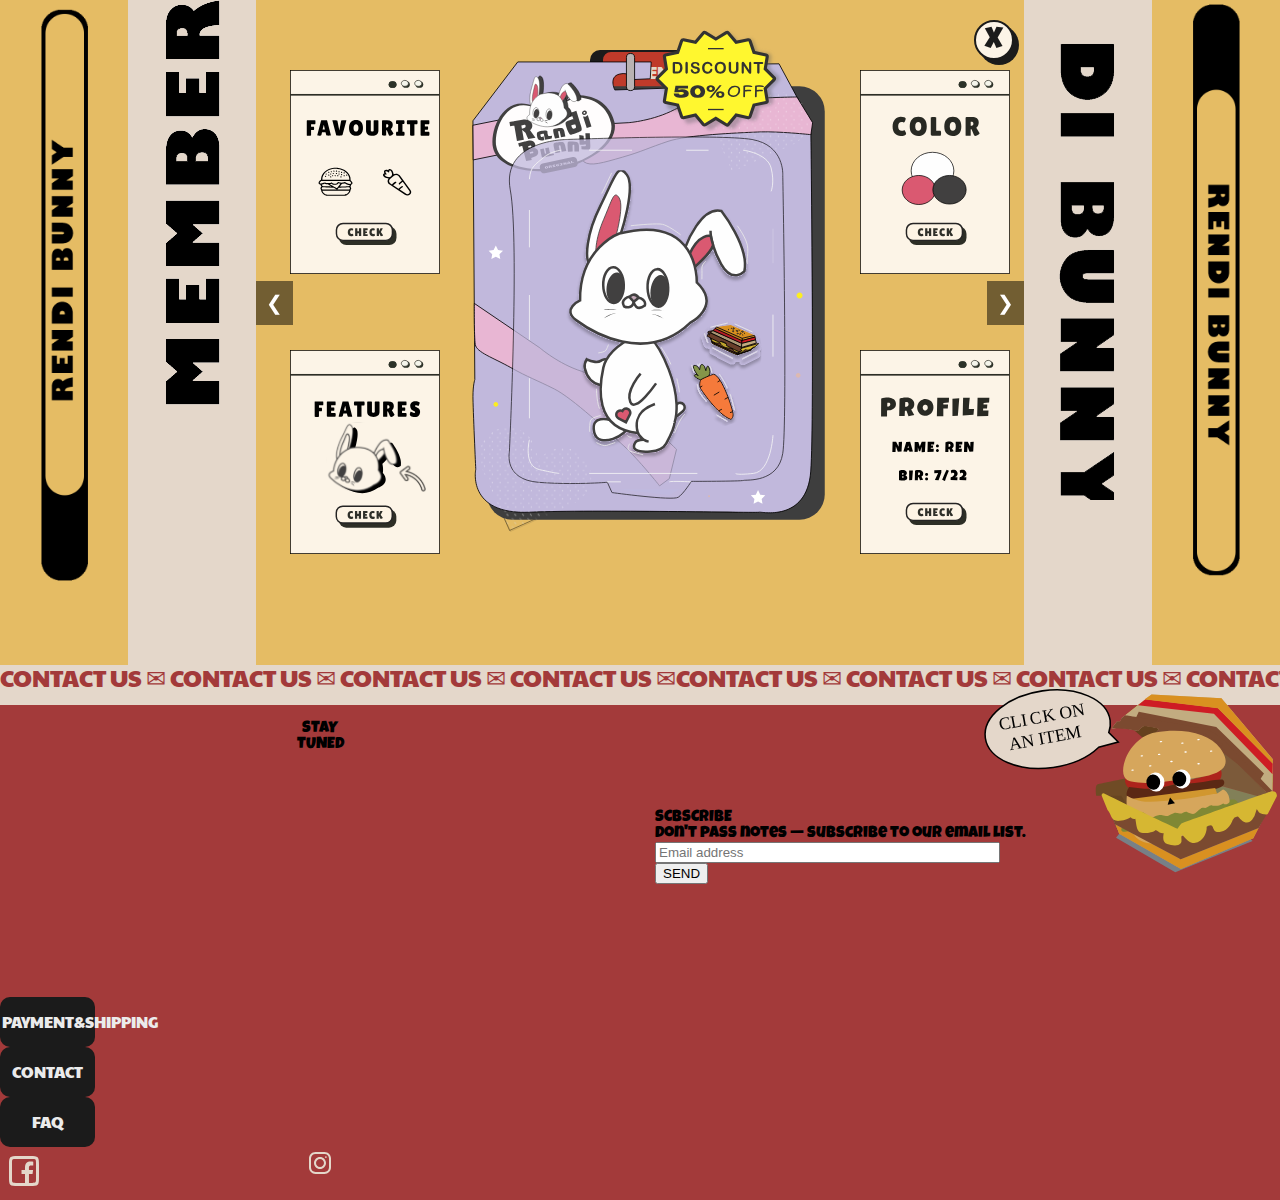
<file: member.html>
<!DOCTYPE html>
<html lang="en">
<head>
    <meta charset="UTF-8">
    <meta name="viewport" content="width=device-width, initial-scale=1.0">
    <link rel="stylesheet" type="text/css" href="css/reset.css">
    <link rel="stylesheet" type="text/css" href="css/item.css">
    <title>Member</title>
<style type="text/css">
 @import url('https://fonts.googleapis.com/css2?family=Paytone+One&display=swap');

html{ line-height: 1.5;}
body{
    width: 100%;
    min-height: 100vh;
    display: flex;
    margin: 0;
    flex-direction: column;
    box-sizing: border-box;
    font-family: 'Luckiest Guy', cursive;
    background-color: #E4D7CA;
    position: relative;
}
.wrap{
    display: flex;
    justify-content: center;
    width: 100%;
    flex: 1;    
}
.left-box{
    width: 20%;
    display: flex;
    min-height: 100%;
    background-color: #E5BC64;
    position: relative;
    padding-bottom: 400px;   
}
.outside{
    width: 50%;
    background-color: #E5BC64;
}
.out-box{
    width: 65px;
    margin: auto;
}
.out-box img{width: 100%;}
.inside{
  width: 50%;
  height: 800px;
  background-color: #E4D7CA;
}
:root {
  --gap: 125px;
  --duration: 5s;
  --scroll-start: 0;
  --scroll-end: calc(-100% - var(--gap));
}

.marquee {
  display: flex;
  overflow: hidden;
  gap: var(--gap);
  flex-direction: column;
  height: 500px;
}

.marquee--group {
  flex-shrink: 0;
  display: flex;
  align-items: center;
  justify-content: space-around;
  gap: var(--gap);
  flex-direction: column;
  animation-duration:  240ms;
  animation: scroll-y 30s linear infinite;
}

@keyframes scroll-y {
  from {
    transform: translateY(var(--scroll-start));
  }
  to {
    transform: translateY(var(--scroll-end));
  }
}
.center-box{
  max-width: 1200px;
    width: 60%;
    min-height: 100%;
    padding-bottom: 400px;  
    background-color:#E5BC64; 
    position: relative;
}
.container{
  display: flex;
  justify-content: center;

}
.sticker{
  position: absolute;
  width: 150px;
  transform: translate(-250px, -30px);
}
.sticker img{width: 100%;}
.ren{
  width: 500px;
  height: 500px;
  display: inline-block;
  vertical-align: middle;
  -webkit-transform: perspective(1px) translateZ(0);
  transform: perspective(1px) translateZ(0);
  box-shadow: 0 0 1px rgba(0, 0, 0, 0);
}
.ren img{width: 100%;}
.ren:hover, .ren:focus, .ren:active {
  -webkit-animation-name: hvr-wobble-horizontal;
  animation-name: hvr-wobble-horizontal;
  -webkit-animation-duration: 1s;
  animation-duration: 1s;
  -webkit-animation-timing-function: ease-in-out;
  animation-timing-function: ease-in-out;
  -webkit-animation-iteration-count: 1;
  animation-iteration-count: 1;
}
@-webkit-keyframes hvr-wobble-horizontal {
  16.65% {
    -webkit-transform: translateX(8px);
    transform: translateX(8px);
  }
  33.3% {
    -webkit-transform: translateX(-6px);
    transform: translateX(-6px);
  }
  49.95% {
    -webkit-transform: translateX(4px);
    transform: translateX(4px);
  }
  66.6% {
    -webkit-transform: translateX(-2px);
    transform: translateX(-2px);
  }
  83.25% {
    -webkit-transform: translateX(1px);
    transform: translateX(1px);
  }
  100% {
    -webkit-transform: translateX(0);
    transform: translateX(0);
  }
}
@keyframes hvr-wobble-horizontal {
  16.65% {
    -webkit-transform: translateX(8px);
    transform: translateX(8px);
  }
  33.3% {
    -webkit-transform: translateX(-6px);
    transform: translateX(-6px);
  }
  49.95% {
    -webkit-transform: translateX(4px);
    transform: translateX(4px);
  }
  66.6% {
    -webkit-transform: translateX(-2px);
    transform: translateX(-2px);
  }
  83.25% {
    -webkit-transform: translateX(1px);
    transform: translateX(1px);
  }
  100% {
    -webkit-transform: translateX(0);
    transform: translateX(0);
  }
}
.information-box{
    display: flex;
    justify-content: center;
    max-width: 100%;
    position: relative;
    /* background-color: blue; */
}
.favourite{
    width: 150px;
    height: 100px;
    display: block;
    position: absolute;
    transform: translate(-250%, 20%);
}
.favourite img{ width: 100%;}
.features{
    width: 150px;
    height: 100px;
    display: block;
    position: absolute;
    transform: translate(-250%, 300%);
} 
.features img{width: 100%;}
.color{
    width: 150px;
    height: 100px;
    display: block;
    position: absolute;
    transform: translate(130%, 20%);
}
.color img{width: 100%;}
.profile{
    width: 150px;
    height: 100px;
    display: block;
    position: absolute;
    transform: translate(130%, 300%);
}
.profile img{width: 100%;}

.openModal{position: relative;}
.diPic{position: relative;}
#myModal{
  -webkit-animation-name: zoom;
  -webkit-animation-duration: 0.6s;
  animation-name: zoom;
  animation-duration: 0.6s;
}
@-webkit-keyframes zoom {
  from {
       -webkit-transform: scale(0)
  }

  to {
       -webkit-transform: scale(1)
  }
}
@keyframes zoom {
    from {
        transform: scale(0)
  }

    to {
        transform: scale(1)
  }
}
#diImfro{
  -webkit-animation-name: zoom;
  -webkit-animation-duration: 0.6s;
  animation-name: zoom;
  animation-duration: 0.6s;
}
@-webkit-keyframes zoom {
  from {
       -webkit-transform: scale(0)
  }

  to {
       -webkit-transform: scale(1)
  }
}
@keyframes zoom {
    from {
        transform: scale(0)
  }

    to {
        transform: scale(1)
  }
}
#myModal{
  /* display: none; */
  position: absolute;
  width: 100%;
  top: 50px;
  left: 100px;
}
#diImfro{
 display: none;
 position: absolute;
 width: 100%;
 top: 50px;
 left: 100px;
}
#close{
 width: 40px;
 height: 40px;
 border-radius: 50%;
 text-decoration: none;
 font-size: 30px;
 background-color:  #FCF4E7;
 box-shadow: 5px 5px 0 rgb(27,27,27);
 position: absolute;
 right: 110px;
 top: -30px;
 text-align: center;
 line-height: 40px;
 color:rgb(27,27,27);
 border: 2px solid rgb(27,27,27);
}

#close:hover, #close:focus {
  cursor: pointer;
  color: rgb(27,27,27);
  text-decoration: none;
  background-color: #FCF4E7;
  -webkit-animation: rotate-90-ccw 0.4s cubic-bezier(0.250, 0.460, 0.450, 0.940) both;
	animation: rotate-90-ccw 0.4s cubic-bezier(0.250, 0.460, 0.450, 0.940) both;
}
#finish{
  width: 40px;
  height: 40px;
  border-radius: 50%;
  text-decoration: none;
  font-size: 30px;
  background-color:  #FCF4E7;
  box-shadow: 5px 5px 0 rgb(27,27,27);
  position: absolute;
  right: 110px;
  top: -30px;
  text-align: center;
  line-height: 40px;
  color:rgb(27,27,27);
  border: 2px solid rgb(27,27,27);
}

#finish:hover, #finish:focus {
  cursor: pointer;
  color: rgb(27,27,27);
  text-decoration: none;
  background-color: #FCF4E7;
  -webkit-animation: rotate-90-ccw 0.4s cubic-bezier(0.250, 0.460, 0.450, 0.940) both;
	animation: rotate-90-ccw 0.4s cubic-bezier(0.250, 0.460, 0.450, 0.940) both;
}
@-webkit-keyframes rotate-90-ccw {
  0% {
    -webkit-transform: rotate(0);
            transform: rotate(0);
  }
  100% {
    -webkit-transform: rotate(-90deg);
            transform: rotate(-90deg);
  }
}
@keyframes rotate-90-ccw {
  0% {
    -webkit-transform: rotate(0);
            transform: rotate(0);
  }
  100% {
    -webkit-transform: rotate(-90deg);
            transform: rotate(-90deg);
  }
}

.right-box{
    width: 20%;
    padding-bottom: 400px;    
    /* background-color: rgb(255, 106, 0); */
    display: flex;
    position: relative;
}
.out-box-two{
    width: 65px;
    margin: auto;
} 
.out-box-two img{width: 100%;}
.popup-icon {
  position: fixed;
  bottom: 20px;
  right: 0px;
  display: flex;
  justify-content: center;
  align-items: center;
  z-index: 999;
  animation: popup 1s ease-in-out;
}

@keyframes popup {
  0% {
    transform: scale(0); /* 從0倍縮放到1倍 */
  }
  100% {
    transform: scale(1);
  }
}

.burger-box img{width: 100%;}
.banner {
  position: relative;
  width: 100%;
  overflow: hidden;
}

.slider {
  display: flex;
  transition: transform 0.3s ease-in-out;
}

.slide {
  flex: 0 0 100%;
  height: 605px;
  display: flex;
  align-items: center;
  justify-content: center;
  font-size: 24px;
  color: #fff;
}

.prev-btn, .next-btn {
  position: absolute;
  top: 50%;
  transform: translateY(-50%);
  padding: 10px;
  background-color: rgba(0, 0, 0, 0.5);
  color: #fff;
  border: none;
  font-size: 20px;
  cursor: pointer;
}

.next-btn {
  right: 0;
}

.title{
  display: flex;
  position: absolute;
  top:40%;
}
.title-box{

  width: 400px;
  height: 200px;
  border-radius: 50%;
  /* background-color: #3023a7; */
}
.title-text{
  position: absolute;
  font-size: 5em;
  left: 110%;
  top: 50%;
}


 /**平板**/	
 @media(min-width: 768px) and (max-width: 1023px) {}

  /**手機**/	
 @media (max-width: 767px){

  .element-to-hide{display: none;}

  .btn {display: none;}

   .wrap{
        display: flex;
        flex-direction: column;
        flex-wrap: wrap ;
        width: 100%;
      
     }

      img{
        max-width: 100%;
        height: auto;
    }

    .left-box{
     display: none;
    }
    .right-box{display: none;}

    .center-box{
      width: 98%;
    }
}

</style>





</head>

<body>
    
<div class="wrap">
    <div class="left-box">
        <div class="outside">
            <div class="out-box">
              <img src ="image/member_left.png" alt="leftbox">
            </div>
        </div>
    
        <div class="inside">
             <div class="marquee">
              <div class="marquee--group">
                <img src="image/member-text.png" alt="text">
                <img src="image/member-text.png" alt="text">
                <img src="image/member-text.png" alt="text">
              </div>
             <div aria-hidden="true" class="marquee--group">
              <img src="image/member-text.png" alt="text">
              <img src="image/member-text.png" alt="text">
              <img src="image/member-text.png" alt="text">
            </div> 
          </div>
        </div> 
    </div>



 <div class="center-box">
    <div class="container">
        <div class="btn">
            <div class="btn-top">
                <a href="menu.html" class="btn-txt">MENU</a></div>
                <div class="btn-back"> </div>
        </div>

            
        <div class="banner">
          <div class="slider">
            <div class="slide">
              <div class="openModal">
                <a href="#" >
                    <img class="ren" src="image/member-ren1.svg" alt="ren">
                    <img class="sticker" src="image/member_sticker.svg" alt="sticker"></a></div></div>
            <div class="slide">
                <div class="diPic">
                  <a href="#">
                <img  class="ren" src="image/member-di.svg" alt="di">
                <img class="sticker" src="image/member_sticker.svg" alt="sticker"></a></div></div>
          </div>





      <div class="popup-icon">
        <div class="burger-box">
          <img src="image/burger-box.svg" alt="burger-box">
      </div> 
    </div>



          <button class="prev-btn">&#10094;</button>
          <button class="next-btn">&#10095;</button>
        </div>

        
        


               <div id="myModal">
                <a href="#" id="close">X</a>
                
                <div class="information-box">
                  <div class="favourite">
                   <a href="#"><img src="image/member-ren-fav.svg" alt="ren-fav"></a></div>
      
                  <div class="features">
                    <a href="#"><img src="image/member-ren-features.svg" alt="ren-featuers"></a></div>  
  
                  <div class="color">
                    <a href="#"><img src="image/member-ren-color.svg" alt="ren-color"></a></div>  
   
                  <div class="profile">
                    <a href="#"><img src="image/member-ren-profile.svg" alt="ren-profile"></a></div>
              </div>
         
              </div>


                <div id="diImfro">
                  <a href="#" id="finish">X</a>

                  <div class="information-box">
                    <div class="favourite">
                     <a href="#"><img src="image/member-di-fav.svg" alt="di-fav"></a></div>
        
                    <div class="features">
                      <a href="#"><img src="image/member-di-features.svg" alt="di-featuers"></a></div>  
    
                    <div class="color">
                      <a href="#"><img src="image/member-di-color.svg" alt="di-color"></a></div>  
     
                    <div class="profile">
                      <a href="#"><img src="image/member-di-profile.svg" alt="di-profile"></a></div>
                </div>
                </div>   
                
                   
              
              
         </div> 
        
        </div>

    <div class="right-box">
        <div class="inside">
          <div class="marquee">
            <div class="marquee--group">
              <img src="image/di-bunny-text.png" alt="di">
              <img src="image/ren-bunny-text.png" alt="ren">
              <img src="image/di-bunny-text.png" alt="di">
            </div>
          `<div aria-hidden="true" class="marquee--group">
            <img src="image/ren-bunny-text.png" alt="ren">
            <img src="image/di-bunny-text.png" alt="di">
            <img src="image/ren-bunny-text.png" alt="ren">
          </div>
        </div>
      </div>
        <div class="outside"> 
          <div class="out-box-two">
            <img src ="image/member_right.png" alt="rightbox">
          </div>
        </div>
          
      </div>
 
      
   



        <div class="footer">
        <div class="footer-top">
          <section>
            <div class="scroll">
             <div class="text">
                CONTACT US ✉ CONTACT US ✉ CONTACT US ✉ CONTACT US ✉
             </div>
             <div class="text">
                CONTACT US ✉ CONTACT US ✉ CONTACT US ✉ CONTACT US ✉
             </div>
           </div>
           
         </section>
        </div>

        <div class="footer-main">

            <div class="footer-left">
              <div class="contact-text">STAY<br>TUNED</div>
                <div class="contacts-box">
                    <div class="phone">
                        <img src="image/about-phone.svg" alt="phone"></div>

                </div>
            </div>

            <div class="footer-right">

                <div class="scbcribe-box">
                    <div class="top-txt">
                    <h2>SCBSCRIBE</h2>
                    <h3>Don't pass notes — subscribe to our email list.</h3></div>
                    <form>
                        <input type="text" name=""  size="40" placeholder="Email address" onfocus="this.placeholder=''" onblur="this.placeholder='Email address'"><br>
                        <input type="submit" value="SEND">
                    </form>
                    
                    </div>
            </div>
        </div>
        <div class="footer-bottom">

            <div class="bottom-btn">

                <div class="payment">
                    <div class="bottom-box">
                        <a href="about.html" class="txt">PAYMENT&SHIPPING </a></div>
                </div>

                <div class="contact">
                    <div class="bottom-box">
                        <a href="about.html" class="txt">CONTACT </a></div>
                    </div>

                <div class="faq">
                    <div class="bottom-box">
                        <a href="about.html" class="txt">FAQ </a></div>
                </div>
                <div class="icon">
                    <a class="fb "href="about.html"><img src="image/facebook icon.svg" alt="fb"></a>
                    <a class="ig "href="about.html"><img src="image/instagram icon.svg" alt="ig"></a></div>
            </div> 
        </div>   
 




</div>

</body>

<!-- -------------------------Luckiest Guy font--------------- -->
<link rel="preconnect" href="https://fonts.googleapis.com">
<link rel="preconnect" href="https://fonts.gstatic.com" crossorigin>
<link href="https://fonts.googleapis.com/css2?family=Luckiest+Guy&display=swap" rel="stylesheet">
<!-- Holtwood One SC -->
<link rel="preconnect" href="https://fonts.googleapis.com">
<link rel="preconnect" href="https://fonts.gstatic.com" crossorigin>
<link href="https://fonts.googleapis.com/css2?family=Holtwood+One+SC&family=Ultra&display=swap" rel="stylesheet">

<!-- -----------Open Sans------------------ -->
<link rel="preconnect" href="https://fonts.googleapis.com">
<link rel="preconnect" href="https://fonts.gstatic.com" crossorigin>
<link href="https://fonts.googleapis.com/css2?family=Open+Sans&display=swap" rel="stylesheet">


<script src="./js/jquery-3.7.0.js"></script>
<script>

//懸浮視窗
document.querySelector('.popup-icon').addEventListener('click', function() {
  showModal();
});
</script>

<!-- 點擊ren跳視窗 -->
<script>
window.addEventListener('load', (event) => {
let openModal = document.querySelectorAll(".openModal");
let close = document.querySelectorAll("#close");
let myModal = document.querySelectorAll("#myModal");


$(document).ready(function() {
   $(".openModal").on('click', function() {
     showModal();
   });

    
   $("#close").on('click', function() {
     closeModal();
   });



 function showModal() {
   $("#myModal").css('display', 'block');
 }

 function closeModal() {
   $("#myModal").css('display', 'none');
 };
});
});

</script>


<!-- 點擊di跳視窗 -->
<script>
  window.addEventListener('load', (event) => {
let diPic = document.querySelectorAll(".diPic");
let diImfro = document.querySelectorAll("#diImfro");
let finish = document.querySelectorAll("#finish");

 $(document).ready(function() {
   $(".diPic").on('click', function() {
     showModal();
   });

    
   $("#finish").on('click', function() {
     closeModal();
   });



 function showModal() {
   $("#diImfro").css('display', 'block');
 }

 function closeModal() {
   $("#diImfro").css('display', 'none');
 }

})
});

</script>




<script>
  //左右切圖
const slider = document.querySelector('.slider');
const prevBtn = document.querySelector('.prev-btn');
const nextBtn = document.querySelector('.next-btn');
let slideIndex = 0;

function showSlide(index) {
  slider.style.transform = `translateX(-${index * 100}%)`;
}

function nextSlide() {
  slideIndex = (slideIndex + 1) % slider.children.length;
  showSlide(slideIndex);
}

function prevSlide() {
  slideIndex = (slideIndex - 1 + slider.children.length) % slider.children.length;
  showSlide(slideIndex);
}

nextBtn.addEventListener('click', nextSlide);
prevBtn.addEventListener('click', prevSlide);





</script>




</html>
</file>
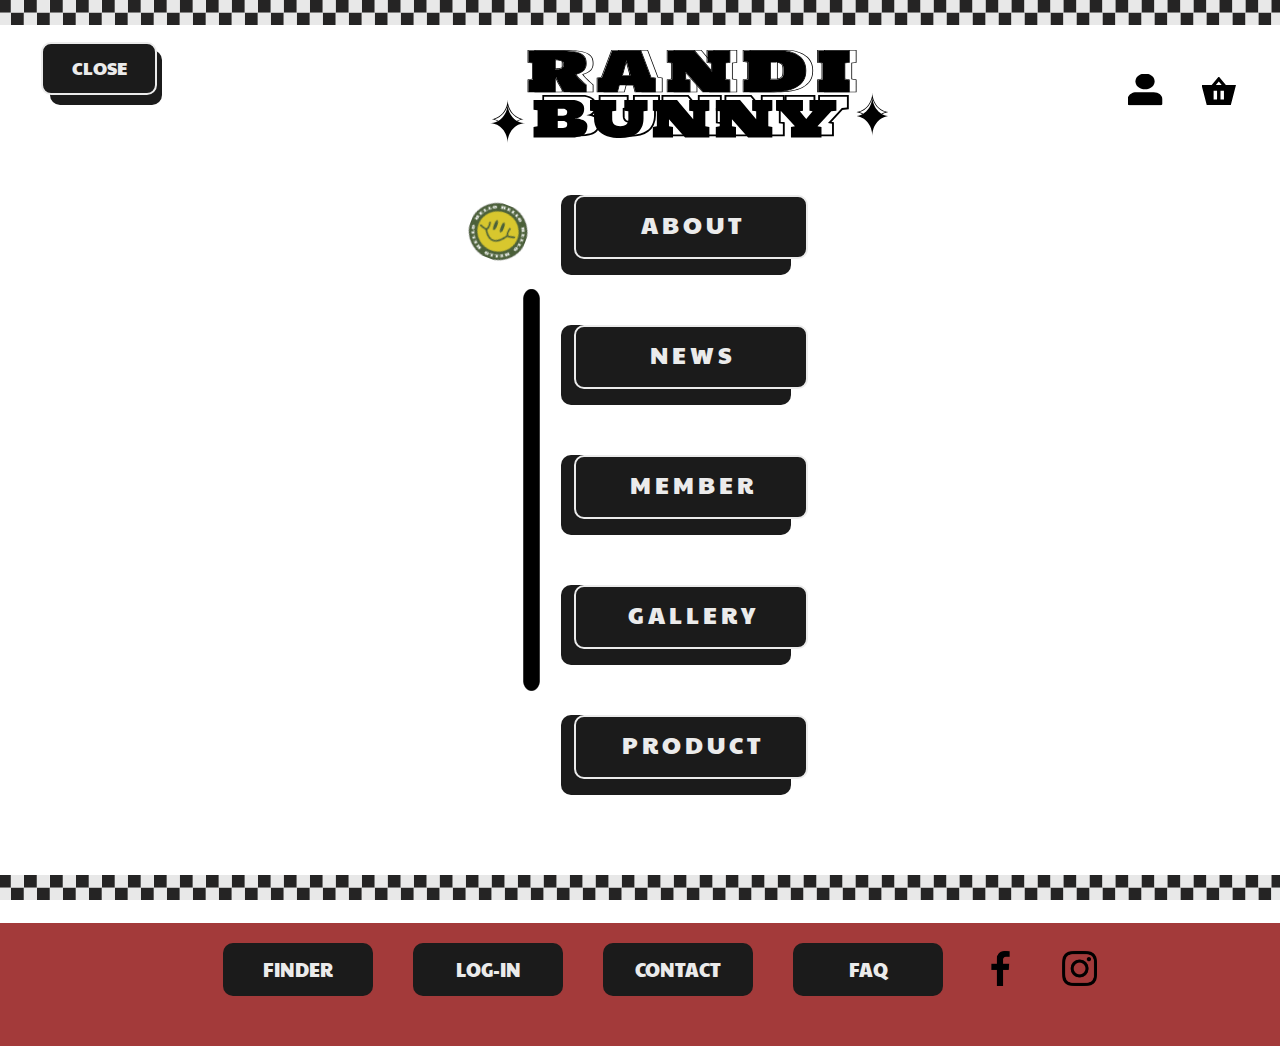
<file: menu.html>
<!DOCTYPE html>
<html lang="en">
<head>
    <meta charset="UTF-8">
    <meta name="viewport" content="width=device-width, initial-scale=1.0">
    <title>Menu</title>
    <link rel="stylesheet" type="text/css" href="css/reset.css">
    <style type="text/css">
        @import url('https://fonts.googleapis.com/css2?family=Paytone+One&display=swap');

body::-webkit-scrollbar {
    display: none;
} 

html{
    line-height: 1.15;
    -webkit-text-size-adjust: 100%;
}

.body{
    width: 100%;
    min-height: 100vh;
    box-sizing: border-box;
    display: flex;
    flex-direction: column;
    object-fit: cover;
}

.top-plaid{
    width: 100%;
    display: flex;
    position: fixed;
    top:0;
    left:0;
}

.top-pic img{ width: 100%;}

.top-pic-sec img{width: 100%;}

.header .header-box{
    width: 100%;
    height: 100%;
    display: flex;
    justify-content: center;
    margin: auto;
    padding: 0 50px;
    position: relative;
}

.btn{
    display: block;
    padding-top: 50px;
}

.btn-top{
    width: 112px;
    height: 49px;
    position: absolute;
    background-color: rgb(27, 27, 27);
    border: 2px solid #ebebeb;
    border-radius: 10px;
    top: 40%;
    left: 3%;
    z-index: 1;
}

.btn-back{
    width: 112px;
    height: 55px;
    background-color: rgb(27, 27, 27);
    border-radius: 10px;
    position: relative;
    left:0;
}

.btn-txt{
    font-family: 'Paytone One', sans-serif;
    color:  #ebebeb;
    font-size: 18px;
    text-decoration: none; 
    display: flex;
    flex-direction: column;
    justify-content: center;
    padding: 15px;
    text-align: center;
 
 }  

.btn-top:hover{
    margin-top: -2px;
    margin-left: 10px; 
} 

.title{
    width: 400px;
    text-align: center;
    /* background-color: aquamarine; */
    position: absolute;
    margin-top: 50px;
    background-size: contain;
}

.title img{ 
    width: 100%;
    vertical-align: middle;
}
.header nav{
    text-align: right;
    width: 100%;
    transform: translate(-8%, 70%);
}

.log-in{
    width: 35px;
    margin-right: 3%;
    display: inline-block;
}

.log-in img{
    width: 100%;
    vertical-align: bottom;
}

.cart{
    width: 35px;
    display: inline-block;
}
.cart img{
    width: 100%;
    vertical-align: bottom;
}

.container{
    max-width: 1200px;
    min-height: 100%;
    width: 100%;
    display: flex;
    margin: auto;
    position: relative;
    padding-top: 80px;
    margin-bottom: 10%;
    background-size: contain;
    flex: 1;
}

.sticker{
    position: absolute;
    z-index: 999;
    left: 35%;
    top: 13%;
}

.sticker img{
    width: 100%;
    vertical-align: middle;
}

.axis{
    left: 38%;
    position: relative;
}

.all-button{
    display: flex;
    flex-direction: column;
    margin: auto;
    margin-top: 10px;
    position: relative;
    box-sizing: border-box 
} 

.button-top{
    width: 230px;
    height: 50px;
    position: absolute;
    background-color: rgb(27, 27, 27);
    border: 2px solid #ebebeb;
    border-radius: 10px;
    padding: 0 0 10px 0;
    left: 6%;
} 

.button-back{
    display: flex;
    width: 230px;
    height: 60px;
    background-color: rgb(27, 27, 27);
    border-radius: 10px;
    padding: 10px 0 10px 0;

} 

.button-txt{
    font-family: 'Paytone One', sans-serif;
    color:  #ebebeb;
    font-size: 1.5em;
    text-decoration: none; 
    display: flex;
    flex-direction: column;
    justify-content: center;
    padding: 15px 10px;
    text-align: center;

 } 
 .button-about{margin-bottom: 50px;}
 .button-news{margin-bottom: 50px;}
 .button-member{margin-bottom: 50px;}
 .button-gallery{margin-bottom: 50px;}

 .button-top:hover{
    background-color:#bf3a2a;
    border: 2px solid rgb(27, 27, 27);
    margin-top: -2px;
    margin-left: 10px; 
}

.footer{
    background-color: #A33A3A;
    width: 100%;
    bottom: 0;
    left: 0;
    padding: 20px 80px 50px 20px;
    display: flex;
    justify-content: center;
    background-size: contain;
    /* position: fixed;  */
}
.footer-box{
    max-width: 1200px;
}
.bottom-btn{
    display: flex;
}
.bottom-box{
    width: 150px;
    background-color: rgb(27, 27, 27);
    border-radius: 10px;
    padding: 15px 0;
} 
.txt{
    font-family: 'Paytone One', sans-serif;
    text-decoration: none; 
    color:#ebebeb ;
    box-sizing: content-box;
    font-size: 1.2em;
    display: flex;
    flex-direction: column;
    justify-content: center;
    padding: 2px;
    text-align: center;
    box-sizing: border-box;
}
.finder{margin-right: 40px;}
.login{margin-right: 40px;}
.contact{margin-right: 40px;}
.faq{margin-right: 40px;}
.bottom-box:hover{
    background-color:#ebebeb ;
    border: 2px solid rgb(27, 27, 27);
}
.txt:hover{
    color:rgb(27, 27, 27);
}

.bottom-icon{
    display: block;
    transform: translateY(15%);
} 

.facebook{
    width: 35px;
    margin-right: 40px;
}

.facebook img{
    width: 100%;
    vertical-align: bottom;
}

.instagram{
    width: 35px;
}

.instagram img{
    width: 100%;
    vertical-align: bottom;
}

.fixed-bottom {
    width: 100%;
    bottom: 0;
    left: 0;
    display: flex;
    position: fixed;
}

.bottom-pic img{width: 100%;}
.bottom-pic-sec img{width: 100%;}

</style>
</head>



<body>
   
   

    <div class="wrap">
        
        <div class="top-plaid">
            <img class="top-pic" src="image/plaid-two.svg" alt="plaid" >
            <img class="top-pic-sec"src="image/plaid-two.svg" alt="plaid" ></div>
        
    <div class="header">
       
      <div class="header-box">
     
        <div class="btn">
            <div class="btn-back"></div>
            <div class="btn-top">
                <a href="guide-page.html" class="btn-txt">CLOSE</a></div>
           
        </div>
            
        <div class="title">
            <a href="guide-page.html" ><img src="image/menu-title.svg" alt="RENDI BUNNY">
            </a>
        </div>
        
    <nav> 
       <div class="top-icon">
            <div class="log-in">
                <a href="menu.html" ><img src="image/log-in.svg" alt="登入"></a></div>
             <div class="cart">
                <a href="menu.html" ><img src="image/cart.svg" alt="購物車"></a></div>
        </div>
    </nav>  
    </div>
    </div>
    

    <div class="container">
        <img class="sticker" src="image/menu-sticker.svg" alt="sticker"> 
        <img class="axis" src="image/menu-axis.svg" alt="axis">
     
        <div class="all-button"> 

        <div class="button-about"> 
            <div class="button-top">
             <a href="about.html" class="button-txt">A B O U T  </a></div>
           <div class="button-back"> </div> 
        </div> 
     
        <div class="button-news">
            <div class="button-top">
                <a href="news.html" class="button-txt">N E W S </a></div>
           <div class="button-back"></div> 
        </div> 

        <div class="button-member">
            <div class="button-top">
                <a href="member.html" class="button-txt">M E M B E R </a></div>
            <div class="button-back"> </div> 
        </div>

        <div class="button-gallery">
            <div class="button-top">
                <a href="gallery.html" class="button-txt">G A L L E R Y</a></div>
            <div class="button-back"> </div> 
        </div>

        <div class="button-product">
            <div class="button-top">
                <a href="product.html" class="button-txt">P R O D U C T </a></div>
           <div class="button-back"> </div> 
        </div> 
    </div> 
    </div> 

     <div class="footer">
        <div class="footer-box">

        <div class="bottom-btn">

       <div class="finder">
            <div class="bottom-box"> 
                <a href="menu.html" class="txt">FINDER </a></div>
        </div>
        

        <div class="login">
        <div class="bottom-box"> 
            <a href="menu.html" class="txt">LOG-IN </a></div>
        </div>

        <div class="contact">
        <div class="bottom-box">
            <a href="menu.html" class="txt">CONTACT </a></div>
        </div>
        
        <div class="faq">
        <div class="bottom-box">
            <a href="menu.html" class="txt">FAQ </a></div>
        </div>
    
        <div class="bottom-icon">
            <a href="menu.html"><img class="facebook" src="image/facebook_black.png" ></a> 
            <a href="menu.html"><img class="instagram" src="image/instagram_black.png" ></a>
        </div>   
    </div>
   
    </div> 


    
</div> 

<div class="fixed-bottom">
    <img class="bottom-pic" src="image/plaid-two.svg" alt="plaid" >
    <img class="bottom--pic-sec"src="image/plaid-two.svg" alt="plaid" ></div>



</body>
<script src="./js/jquery-3.7.0.js"></script>
</html>
</file>
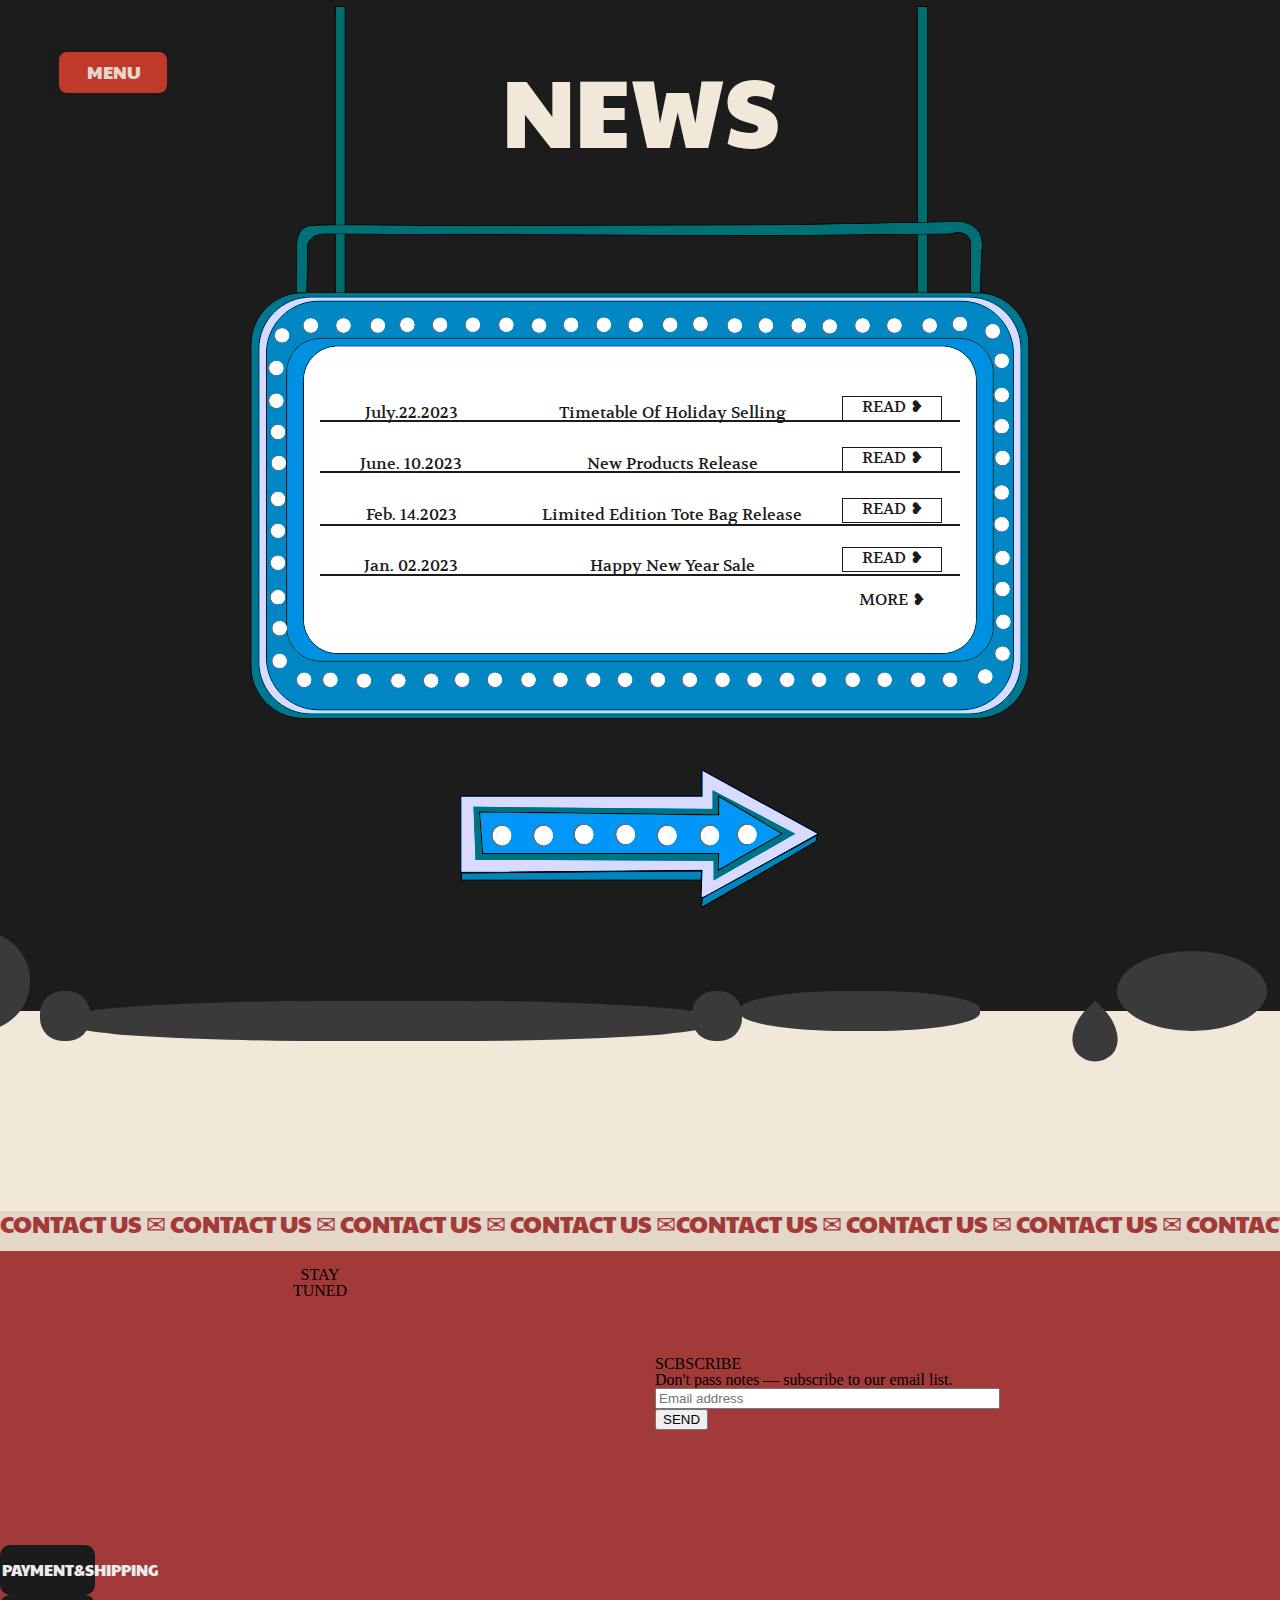
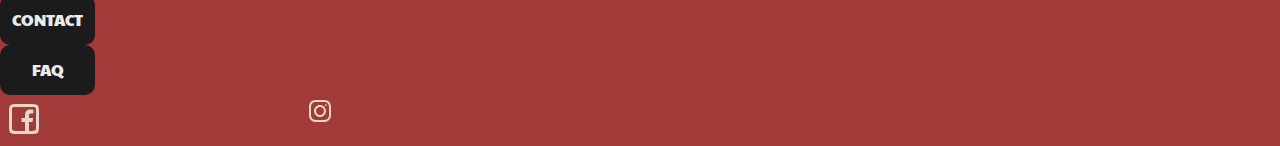
<file: news.html>
<!DOCTYPE html>
<html lang="en">
<head>
    <meta charset="UTF-8">
    <meta name="viewport" content="width=device-width, initial-scale=1.0">
    <link rel="stylesheet" type="text/css" href="css/reset.css">
    <link rel="stylesheet" type="text/css" href="css/item.css">
    <style type="text/css">
    @import url('https://fonts.googleapis.com/css2?family=Paytone+One&display=swap');

html{ background-color: #E4D7CA;}

body {
    width: 100%;
    min-height: 100vh;
    display: flex;
    flex-direction: column;
    box-sizing: border-box;
    text-decoration: none; 
    background-color: #1c1c1c;
    -webkit-animation: color-change-2x 2s linear infinite alternate both;
	        animation: color-change-2x 2s linear infinite alternate both;
}
 @-webkit-keyframes color-change-2x {
  0%{
    background: #1c1c1c;
  }
50%{
    background: #27183F;
}
 
  100% {
    background: #5E1D53;
  }
}
@keyframes color-change-2x {
    0%{
    background: #3B3A3A;
  }

  100% {
    background: #27183F;
  }
} 
ul li a { text-decoration: none; }
a { text-decoration:none;}
/* .header{
    width: 100%;
    position: absolute;
}  */
.container{
    min-height: 100%;
    width: 100%;
    max-width: 1200px;
    display: flex;
    text-align: center;
    flex-direction: column;
    margin: auto;
    position: relative;
    z-index: 1;
}

.box-top-text{
    width: 100%;
    /* background-color: black; */
    padding-top: 60px;
} 
.box-top-text a{
    font-family: 'Paytone One', sans-serif;
    /* background-color: #8393e4; */
    text-decoration: none;
    color: #F2E8D9;
    font-size: 6em;
    animation: LetterColor 3s linear infinite;
}
 @keyframes LetterColor {
    0% {
        color: #fff;
        text-shadow: 
        0 0 10px #00b3ff,
        0 0 20px #00b3ff,
        0 0 40px #00b3ff,
        0 0 80px #00b3ff,
        0 0 120px #00b3ff,
        0 0 200px #00b3ff,
        0 0 300px #00b3ff,
        0 0 400px #00b3ff;
        filter: blur(2px) hue-rotate(0deg);
    }
    70% {
        color: #fff;
        text-shadow: 
        0 0 10px #00b3ff,
        0 0 20px #00b3ff,
        0 0 40px #00b3ff,
        0 0 80px #00b3ff,
        0 0 120px #00b3ff,
        0 0 200px #00b3ff;
        filter: blur(2px) hue-rotate(360deg);
    }
    100% {
        color: transparent;
        text-shadow: none;
        filter: blur(2px) hue-rotate(0deg);
    }
}

.neon{
    position: relative;
}
.neon img{
    width: 65%;
    vertical-align: bottom;
    filter: brightness(150%) saturate(250%) hue-rotate(180deg);
    animation: neonAnimation 1s infinite alternate;
  
}
.box-middel{
    width: 100%;
    display: block;
    transform: translateY(-100px); 
    filter: brightness(150%) saturate(250%) hue-rotate(180deg);
    animation: neonAnimation2 1s infinite alternate;
}
.box-middel img{
    width: 30%;
}
@keyframes neonAnimation {
  from {
    filter: brightness(80%) saturate(50%) hue-rotate(180deg);
  }
  to {
    filter: brightness(120%) saturate(150%) hue-rotate(360deg);
  }
}
@keyframes neonAnimation2 {
  from {
    filter: brightness(60px) saturate(30%) hue-rotate(9deg);
  }
  to {
    filter: brightness(90%) saturate(100%) hue-rotate(360deg);
  }
}

.text-box{
    width: 655px;
    height: 300px;
    position: absolute;
    transform: translate(300px, 405\px);
    padding: 0 20px;
    display: flex;
    text-decoration: none;
}

.date a{ color: rgb(27,27,27);font-family: 'Volkhov', serif;}
.content a{ color: rgb(27,27,27);font-family: 'Volkhov', serif;}
.read-txt{color: rgb(27,27,27); font-family: 'Volkhov', serif;}
.date, li{
    margin-bottom: 35px;
    margin-right: 40px;
}
.read-outside{margin-top: -9px;}
.read-box{
    width: 100px;
    height: 25px;
    border: 1px solid rgb(27,27,27);
    padding: 2px 0;
}
.neon-box{
    display: block;
    width: 100%;
    position: relative;
    transform: translateY(-150px);
}

.line{
    display: flex;
    flex-direction: column;
    transform: translate(280px, 414px);
    position: absolute;
    z-index: 1;
}

.line-first{
    width: 640px;
    height: 1px;
    border: 1px solid rgb(27,27,27);
    margin-bottom: 49px;
}

.line-sec{
    width: 640px;
    height: 1px;
    border: 1px solid rgb(27,27,27);
    margin-bottom: 51px;
}

.line-third{
    width: 640px;
    height: 1px;
    border: 1px solid rgb(27,27,27);
    margin-bottom: 48px;
}

.line-fourth{
    width: 640px;
    height: 1px;
    border: 1px solid rgb(27,27,27);
}

.inside-one{ margin-bottom: 26px;}
.inside-two{ margin-bottom: 26px;}
.inside-three{ margin-bottom: 24px;}
.inside-four{ margin-bottom: 20px;}



.circle-box{ 
    position: absolute;
    display: flex;
    right: 10px;  
    transform: translateY(60px);
} 
.left-one{
    width: 300px;
    height: 100px;
    transform: translate(-5px,-120px);
    border-radius: 50%;
    background-color: #3B3A3A;
    -webkit-animation: color-change-2x 2s linear infinite alternate both;
	        animation: color-change-2x 2s linear infinite alternate both;
}
.left-two{
    width: 100px;
    height: 100px;
    transform: translate(-25px, -120px);
    border-radius: 55%;
    background-color: #3B3A3A;
    -webkit-animation: color-change-2x 2s linear infinite alternate both;
	        animation: color-change-2x 2s linear infinite alternate both;
}
.left-three{
    width: 300px;
    height: 100px;
    transform: translate(-25px,-120px);
    border-radius: 50%;
    background-color: #3B3A3A;
    -webkit-animation: color-change-2x 2s linear infinite alternate both;
	        animation: color-change-2x 2s linear infinite alternate both;
}
.left-four{
    width: 100px;
    height: 100px;
    transform: translate(-60px,-140px);
    border-radius: 60%;
    background-color: #3B3A3A;
    -webkit-animation: color-change-2x 2s linear infinite alternate both;
	        animation: color-change-2x 2s linear infinite alternate both;
}
.left-five{
    width: 50px;
    height: 50px;
    transform: translate(-50px,-80px);
    border-radius: 45%;
    background-color: #3B3A3A;
    -webkit-animation: color-change-2x 2s linear infinite alternate both;
	        animation: color-change-2x 2s linear infinite alternate both;
} 
 .left-six{
    width: 640px;
    height: 40px;
    transform: translate(-70px,-70px);
    border-radius: 40%;
    background-color: #3B3A3A;
    -webkit-animation: color-change-2x 2s linear infinite alternate both;
	        animation: color-change-2x 2s linear infinite alternate both;
} 
.left-seven{
    width: 50px;
    height: 50px;
    transform: translate(-88px,-80px);
    border-radius: 45%;
    background-color: #3B3A3A;
    -webkit-animation: color-change-2x 2s linear infinite alternate both;
	        animation: color-change-2x 2s linear infinite alternate both;
} 
.left-eight{
    width: 240px;
    height: 40px;
    transform: translate(-90px,-80px);
    border-radius: 45%;
    background-color: #3B3A3A;
    -webkit-animation: color-change-2x 2s linear infinite alternate both;
	        animation: color-change-2x 2s linear infinite alternate both;
} 
.left-nine{
    width: 50px;
    height: 50px;
    border-radius: 80% 0 55% 50% / 55% 0 80% 50%;
    transform: rotate(-45deg);
    margin-top: -60px;
    background-color: #3B3A3A;
    -webkit-animation: color-change-2x 2s linear infinite alternate both;
	        animation: color-change-2x 2s linear infinite alternate both;
}   
.left-ten{
    width: 150px;
    height: 80px;
    transform: translate(-3px,-120px);
    border-radius: 50%;
    background-color: #3B3A3A;
    -webkit-animation: color-change-2x 2s linear infinite alternate both;
	        animation: color-change-2x 2s linear infinite alternate both;
}   

.space{
    width: 100%;
    padding-bottom: 200px;
    background-color: #F2E8D9;
} 

.footer {
  position: relative;
  z-index: 0;
}



    </style>
</head>
<body>
    
<div class="wrap">


    <div class="container">

        <div class="box-top-text">
            <a href="guide-page.html">NEWS</a></div>

        <div class="neon-box"> 
            <div class="line">
                <div class="line-first"></div>
                <div class="line-sec"></div>
                <div class="line-third"></div>
                <div class="line-fourth"></div>
            </div>
            <div class="inside"></div>
            <div class="neon">
                <img src=" image/news-neon2.svg"></div>
        </div>

        <div class="text-box">
            <div class="date">
                <ul>
                    <li><a href="news.html">July.22.2023</a><br></li>
                    <li><a href="news.html">June. 10.2023</a><br></li>
                    <li><a href="news.html">Feb. 14.2023</a><br></li>
                    <li><a href="news.html">Jan. 02.2023</a></li>
                </ul>
            </div>

        <div class="content">
                <ul>
                    <li><a href="news.html">Timetable Of Holiday Selling</a></li>
                    <li><a href="news.html">New Products Release</a></li>
                    <li><a href="news.html">Limited Edition Tote Bag Release</a></li>
                    <li><a href="news.html">Happy New Year Sale</a></li>
                </ul>
        </div>
        
            <div class="read-outside">
                <div class="inside-one">
                <div class="read-box">
                    <a href="news.html"><div class="read-txt">READ ❥</div></a>
                </div>
            </div>

            <div class="inside-two">
                <div class="read-box">
                    <a href="news.html"><div class="read-txt">READ ❥</div></a>
                </div>
            </div>

            <div class="inside-three">
                <div class="read-box">
                    <a href="news.html"> <div class="read-txt">READ ❥</div></a>
                </div>
                
            </div>

            <div class="inside-four">
                <div class="read-box">
                    <a href="news.html"><div class="read-txt">READ ❥</div></a>
                </div>
            </div>

            <div class="more-box">
                <a href="news.html"><div class="read-txt">MORE ❥</div></a>
            </div>
        </div> 
    </div>

    <div class="box-middel">
        <img src=" image/news-arrow.svg"></div>
           
        <div class="btn">
            <div class="btn-top">
                <a href="menu.html" class="btn-txt">MENU</a></div>
             <div class="btn-back"> </div>
    </div>

   
    </div> 
 

<div class="circle-box">
    <div class="left-one"></div>
    <div class="left-two"></div>
    <div class="left-three"></div>
    <div class="left-four"></div>
    <div class="left-five"></div>
    <div class="left-six"></div>
    <div class="left-seven"></div>
    <div class="left-eight"></div>
    <div class="left-nine"></div>
    <div class="left-ten"></div>
</div> 
<div class="space"></div>
   
<div class="footer">
    <div class="footer-top">

        <section>
            <div class="scroll">
             <div class="text">
                CONTACT US ✉ CONTACT US ✉ CONTACT US ✉ CONTACT US ✉
             </div>
             <div class="text">
                CONTACT US ✉ CONTACT US ✉ CONTACT US ✉ CONTACT US ✉
             </div>
           </div>
           
         </section>


    </div>

    <div class="footer-main">
        <div class="main-box">
        <div class="footer-left">
          <div class="contact-text">STAY<br>TUNED</div>
            <div class="contacts-box">
                <div class="phone">
                    <img src="image/about-phone.svg" alt="phone"></div>
            </div>
        </div>
        </div>

        <div class="footer-right">

            <div class="scbcribe-box">
                <div class="top-txt">
                <h2>SCBSCRIBE</h2>
                <h3>Don't pass notes — subscribe to our email list.</h3></div>
                <form>
                    <input type="text" name=""  size="40" placeholder="Email address" onfocus="this.placeholder=''" onblur="this.placeholder='Email address'"><br>
                    <input type="submit" value="SEND">
                </form>
                
                </div>
        </div>
    </div>
    <div class="footer-bottom">

        <div class="bottom-btn">

            <div class="payment">
                <div class="bottom-box">
                    <a href="about.html" class="txt">PAYMENT&SHIPPING </a></div>
            </div>

            <div class="contact">
                <div class="bottom-box">
                    <a href="about.html" class="txt">CONTACT </a></div>
                </div>

            <div class="faq">
                <div class="bottom-box">
                    <a href="about.html" class="txt">FAQ </a></div>
            </div>
            <div class="icon">
                <a class="fb "href="about.html"><img src="image/facebook icon.svg" alt="fb"></a>
                <a class="ig "href="about.html"><img src="image/instagram icon.svg" alt="ig"></a></div>
        </div> 
    </div> 
 
</div> 
<!-- -----------volkhov font------------------ -->
<link rel="preconnect" href="https://fonts.googleapis.com">
<link rel="preconnect" href="https://fonts.gstatic.com" crossorigin>
<link href="https://fonts.googleapis.com/css2?family=Volkhov&display=swap" rel="stylesheet">
<!-- Holtwood One SC -->
<link rel="preconnect" href="https://fonts.googleapis.com">
<link rel="preconnect" href="https://fonts.gstatic.com" crossorigin>
<link href="https://fonts.googleapis.com/css2?family=Holtwood+One+SC&family=Ultra&display=swap" rel="stylesheet">

<!-- -----------Open Sans------------------ -->
<link rel="preconnect" href="https://fonts.googleapis.com">
<link rel="preconnect" href="https://fonts.gstatic.com" crossorigin>
<link href="https://fonts.googleapis.com/css2?family=Open+Sans&display=swap" rel="stylesheet">





</body>
<script src="./js/jquery-3.7.0.js"></script>
</html>
</file>
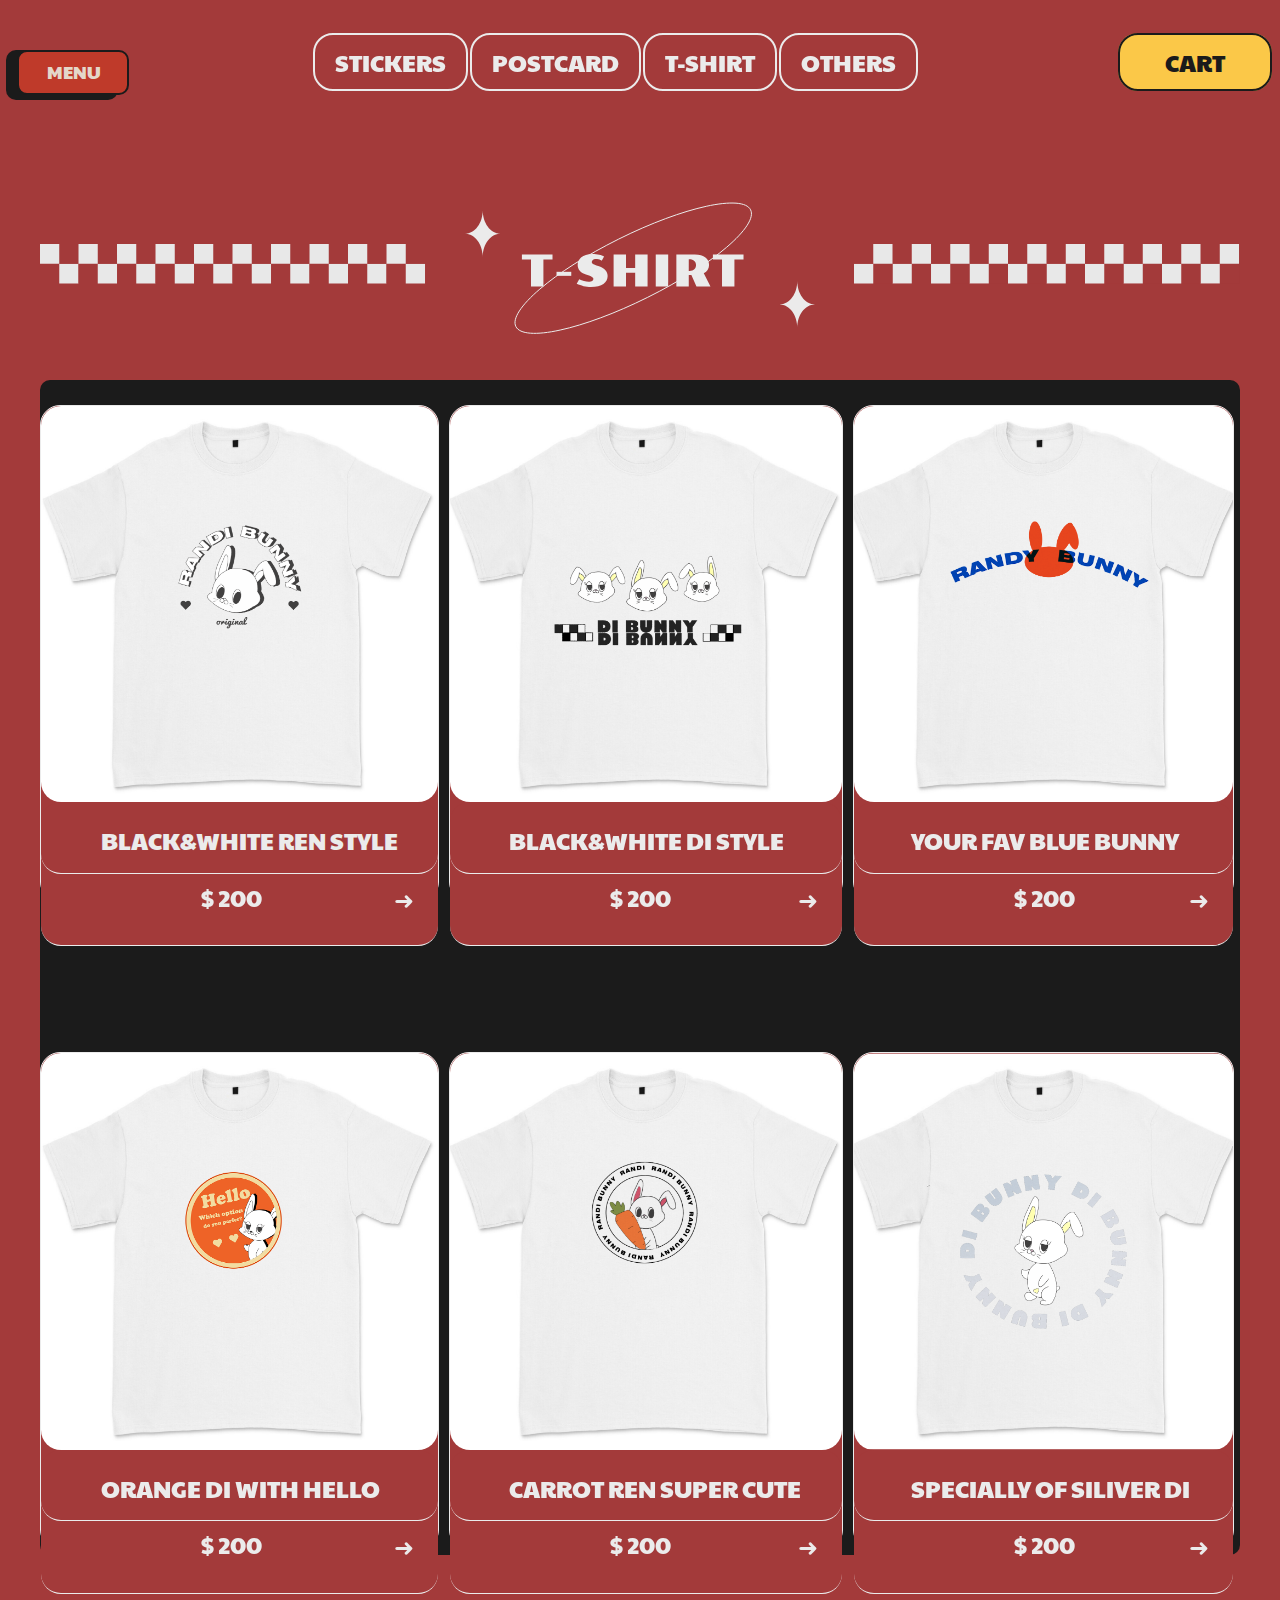
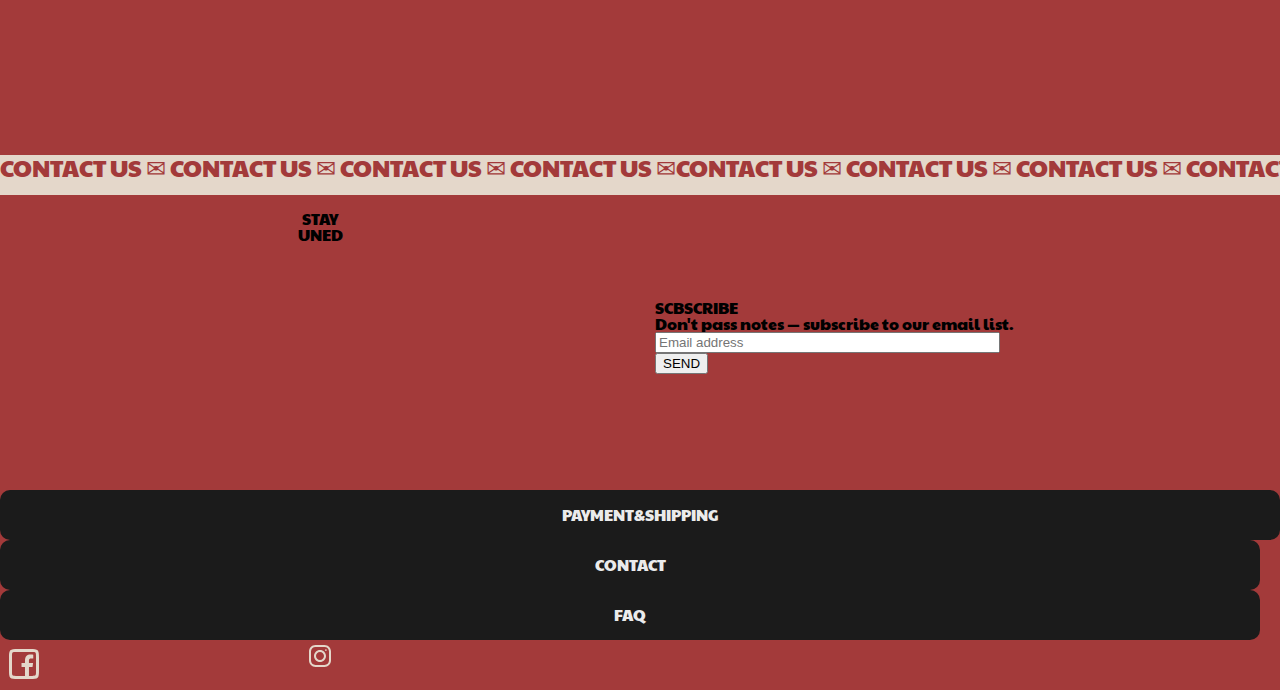
<file: product.html>
<!DOCTYPE html>
<html lang="en">
<head>
    <meta charset="UTF-8">
    <meta name="viewport" content="width=device-width, initial-scale=1.0">
    <link rel="stylesheet" type="text/css" href="css/reset.css">
    <link rel="stylesheet" type="text/css" href="css/item.css">
    <title>Product</title>
    <style type="text/css">
        @import url('https://fonts.googleapis.com/css2?family=Paytone+One&display=swap');
    html{
        overflow-x: hidden;
    }
    body{
        width: 100%;
        min-height: 100vh;
        box-sizing: border-box;
        text-decoration: none;
        background-color: #A33A3A;
        font-family: 'Paytone One', sans-serif;   
    }

    .header{
        height: 20vh;
        width: 100%;
        box-sizing: border-box;
        /* background-color: aqua; */
    }

    a{
        text-decoration: none;
        color: #ebebeb;
    }

    .option{
        display: flex;
        flex-direction: row;
        justify-content:center;
        transform: translate(50px, 50px);
    }
    
    .opt-txt{
        border: 2px solid #ebebeb;
        border-radius: 20px;
        color:#ebebeb;
        font-size: 1.5em;
        padding: 10px 20px;
    }

    .opt-txt:hover{
        background-color: #FBC848;
        border: 2px solid rgb(27,27,27);
        color: rgb(27,27,27);

    } 
    .stickers, .postcard, .t-shirt{
        margin-right: 2px;
    }
    .cart{
        width: 150px;
        height: 30px; 
        transform: translateX(200px);
        animation: oneAnimation 4s cubic-bezier(.12, 0, .39, 0) infinite;
    }
    .cart-txt{
        text-decoration: none;
        border-radius: 20px;
        color:rgb(27,27,27);
        font-size: 1.5em;
        padding: 10px 45px;
        background-color: #FBC848;
        border: 2px solid rgb(27,27,27);
        
    }
    .cart:hover{
        animation: twoAnimation 4s cubic-bezier(.12, 0, .39, 0) infinite;
    }
    @keyframes oneAnimation {
            0% {
                transform: scaleX(.5);
            }

            5% {
                transform: scaleX(1);
            }

            10% {
                transform: scaleX(.5);
            }

            15% {
                transform: scaleX(1);
            }

            20% {
                transform: scaleX(.5);
            }

            25% {
                transform: scaleX(1);
            }

            75% {
                transform: scaleX(1);
            }

            80% {
                transform: scaleX(.5);
            }

            85% {
                transform: scaleX(1);
            }

            90% {
                transform: scaleX(.5);
            }

            95% {
                transform: scaleX(1);
            }

            100% {
                transform: scaleX(.5);
            }
        }
        @keyframes twoAnimation {
            0% {
                transform: translate(-9px);
            }

            5% {
                transform: translate(0);
            }

            10% {
                transform: translate(9px);
            }

            10.1% {
                transform: translate(-9px);
            }

            15% {
                transform: translate(0);
            }

            20% {
                transform: translate(9px);
            }

            20.1% {
                transform: translate(-9px);
            }

            25% {
                transform: translate(0);
            }

            75% {
                transform: translate(0);
            }

            80% {
                transform: translate(9px);
            }

            80.1% {
                transform: translate(-9px);
            }

            85% {
                transform: translate(0);
            }

            90% {
                transform: translate(9px);
            }

            90.1% {
                transform: translate(-9px);
            }

            95% {
                transform: translate(0);
            }

            100% {
                transform: translate(9px);
            }
        }


        /* ----------container區------------ */

    .container{
        max-width: 1200px;
        inset: 0;
        margin: auto;
        box-sizing: border-box;
        padding-bottom: 200px;
    }
    .top-box{
        width: 100%;
        height: 200px;
        display: block;
    }
    .logo{
        height: 100px;
        width: 100%;
        margin: 0 auto;
        box-sizing: border-box;
    }
    .logo img{
        display: flex;
        justify-content: center;
        margin: auto;
    }
    .plaid{
        display: flex;
        justify-content: space-between;
        margin-top: -3%;
    }
    .plaid img{
        width: 100%;
    }
    .bottom-box{
        width: 100%;
        height: 100%;
        display: block;

    }
    .box{
        width: 1100px;
        height: 100%;
        display: grid;
        grid-template-columns: repeat(3, 1fr);
        grid-template-rows: auto;
        gap: 10px; 
        row-gap: 150px;
        transform: translate(0px, 10px);
    }
    .card{
        border: 1px solid #ebebeb;
        border-radius: 20px;
        height: 100%;
        width: 100%;
        margin-right: 100px;
        background-color:  #A33A3A; 
        transition: transform .2s, box-shadow .2s;   
    }
    .card:hover{
        transition: transform.2s; box-shadow: .2s;
        transform: translateY(-4px);
        box-shadow: 4px 4px 8px rbga(0, 0, 0, .1) ;
    }
    .pic img{
        width: 100%;
        height: 100%;
        object-fit: cover;      
    }
    .pic{
        height: 80%; 
        overflow: hidden;
        border-radius: inherit;
        object-fit: scale-down;
    }

    .box-footer{
        width: 100%;
        height: 9rem;
        background-color: #A33A3A;
        border-bottom:1px solid #ebebeb;
        border-radius: 20px;
    }

    .top-text{
        overflow: hidden;
        width: 100%;
        height: 50%;
        border-bottom: 1px solid #ebebeb;
        text-transform: uppercase;
        white-space: nowrap;
        border-radius: inherit;
        padding: 20px 15%;
        box-sizing: border-box;
    }
    h4{
        font-size: 1.5rem;
        line-height: 150%;
        color: #ebebeb;
        display: block;
    }
    .bottom-footer-text{
        display: flex;
        height: 10%;
        align-items: center;
        justify-content: center;
        justify-content: space-between;
        padding: 1.5rem 1.25rem 1.25rem 10rem;
        font-size: 1.5em;
        color: #ebebeb;
        text-overflow: ellipsis;

    }
    .price{
       
        line-height: 106%;  
    }
    .arrow{
        display: block;
        width: 1.5rem;
        height: 1.5rem;
        line-height: 112%;  
    }
    .footer {
        position: relative;
        z-index: 0;
    }
    .option-two{display: none;}

     /**平板**/	
 @media(min-width: 768px) and (max-width: 1023px) {}
/**手機**/	
@media (max-width: 767px){
    .element-to-hide{display: none;}

    .btn {display: none;}
    .wrap{
        display: flex;
        flex-direction: column;
        flex-wrap: wrap ;
        width: 100%;
     }
     .header{
        width: 98%;
     }
    /* .option{display: none;} */
    .option{
        width: 98%;
        display: flex;
        flex-wrap: wrap;
        justify-content:start;
        padding: 10% 0 0 1% ;
        /* transform: translateX(-3%); */
    }
    .opt-txt{
        border: 2px solid #ebebeb;
        border-radius: 20px;
        color:#ebebeb;
        font-size: .8em;     
    }
    .stickers, .postcard, .t-shirt{
        margin-right: 2%;
    }
    .others{
        margin-top: 8%;
        margin-left: 10%;
    }
    .cart{
        margin-top: 8%;
        margin-left: 10%;
    }
    .cart-txt{
        font-size: 1em;  
    }

    .top-box{
        width: 50%;
    }
    .logo{
        width: 20%;
    }
    .plaid{
        width: 50%;
    }


}




    </style>
</head>

<body>
    <div class="wrap">
        <div class="header">
            <div class="btn">
                <div class="btn-top">
                    <a href="menu.html" class="btn-txt">MENU</a></div>
                    <div class="btn-back"> </div>
            </div>

            <div class="option">
                <div class="stickers">
                    <a class="opt-txt" href="stickers.html">STICKERS</a>
                </div>
                <div class="postcard">
                    <a class="opt-txt" href="postcard.html">POSTCARD</a>
                </div>
                <div class="t-shirt">
                    <a class="opt-txt" href="t-shirt.html">T-SHIRT</a>
                </div>
                
                <div class="others">
                    <a class="opt-txt" href="others.html">OTHERS</a>
                </div>
                <div class="cart">
                    <a class="cart-txt" href="#" >CART</a>
                </div>
                
                </div>
            </div>

            
            <!-- <div class="option-two">
                <div class="stickers-two">
                    <a class="opt-txt" href="stickers.html">STICKERS</a>
                </div>
                <div class="postcard">
                    <a class="opt-txt" href="postcard.html">POSTCARD</a>
                </div>
                <div class="t-shirt">
                    <a class="opt-txt" href="t-shirt.html">T-SHIRT</a>
                </div>
                
                <div class="others">
                    <a class="opt-txt" href="others.html">OTHERS</a>
                </div>
                <div class="cart">
                    <a class="cart-txt" href="#" >CART</a>
                </div>
                
                </div>
            </div> -->
          

            <div class="container">

                <div class="top-box">
                <div class="logo">
                    <a href="guide-page.html"><img src="image/product-title.svg" alt="title"></a></div>
                    <div class="plaid">
                    <div class="left-plaid">
                        <img src="image/product-left plaid.svg" alt="left-plaid"></div>
                    <div class="right-plaid">
                        <img src="image/product-right plaid.svg"alt="right-plaid"></div> 
                    </div>
                </div>

    
                 <div class="bottom-box">

                <div class="box">
                    
                    <div class="card">
                        <div class="pic">
                            <a href="#"><img src="image/product-ren.png"></a></div>
                        <div class="box-footer">
                            <div class="top-text">
                                <a href="#"><h4>BLACK&WHITE REN style</h4></a></div>
                                <div class="bottom-footer-text">
                                    <a href="#"><span class="price"> $ 200 </span></a>
                                    <a href="#"><div class="arrow">➜</a></div>
                        </div>
                    </div>
                    </div>
    
                    <div class="card">
                        <div class="pic">
                            <a href="#"><img src="image/product-di.png"></a></div>
                            <div class="box-footer">
                                <div class="top-text">
                                    <a href="#"><h4>BLACK&WHITE DI style</h4></a></div>
                                    <div class="bottom-footer-text">
                                        <span class="price"><a href="#">$ 200 </a> </span>
                                    <div class="arrow"><a href="#">➜</a></div>
                                </div>
                            </div>
                        </div>
    
                    <div class="card">
                        <div class="pic">
                            <a href="#"><img src="image/product-blue.png"></a></div>
                            <div class="box-footer">
                                <div class="top-text">
                                        <a href="#"><h4>YOUR FAV BLUE BUNNY </h4></a></div>
                                <div class="bottom-footer-text">
                                    <a href="#"><span class="price"> $ 200 </span></a>
                                    <a href="#"><div class="arrow">➜</div></a>
                            </div>
                        </div>
                    </div>
    
                    <div class="card">
                        <div class="pic">
                            <a href="#"><img src="image/product-orange.png"></a></div>
                            <div class="box-footer">
                                <div class="top-text">
                                    <a href="#"><h4>ORANGE DI WITH hello</h4></a></div>
                                <div class="bottom-footer-text">
                                    <a href="#"><span class="price"> $ 200 </span></a>
                                    <a href="#"><div class="arrow">➜</a></div>
                            </div>
                        </div>
                    </div>

                    <div class="card">
                        <div class="pic">
                            <a href="#"><img src="image/product-carrot.png"></a></div>
                            <div class="box-footer">
                                <div class="top-text">
                                    <a href="#"><h4>carrot ren super cute</h4></a></div>
                                <div class="bottom-footer-text">
                                    <a href="#"><span class="price"> $ 200 </span></a>
                                    <a href="#"><div class="arrow">➜</a></div>
                            </div>
                        </div>
                    </div>

                    <div class="card">
                        <div class="pic">
                            <a href="#"><img src="image/product-di2.png"></a></div>
                            <div class="box-footer">
                                <div class="top-text">
                                    <a href="#"><h4>specially of siliver di </h4></a></div>
                                <div class="bottom-footer-text">
                                    <a href="#"><span class="price"> $ 200 </span></a>
                                    <a href="#"><div class="arrow">➜</a></div>
                                </div>
                    </div>
                                         
    
                </div>
            </div> 
        </div> 
    </div> 
     

            
      
    
      <div class="footer">
        <div class="footer-top">
            <section>
                <div class="scroll">
                 <div class="text">
                    CONTACT US ✉ CONTACT US ✉ CONTACT US ✉ CONTACT US ✉
                 </div>
                 <div class="text">
                    CONTACT US ✉ CONTACT US ✉ CONTACT US ✉ CONTACT US ✉
                 </div>
               </div>
               
             </section>
        </div>

        <div class="footer-main">

            <div class="footer-left">
              <div class="contact-text">STAY<br>UNED</div>
                <div class="contacts-box">
                    <div class="phone">
                        <img src="image/about-phone.svg" alt="phone"></div>

                </div>
            </div>

            <div class="footer-right">

                <div class="scbcribe-box">
                    <div class="top-txt">
                    <h2>SCBSCRIBE</h2>
                    <h3>Don't pass notes — subscribe to our email list.</h3></div>
                    <form>
                        <input type="text" name=""  size="40" placeholder="Email address" onfocus="this.placeholder=''" onblur="this.placeholder='Email address'"><br>
                        <input type="submit" value="SEND">
                    </form>
                    
                    </div>
            </div>
        </div>
        <div class="footer-bottom">

            <div class="bottom-btn">

                <div class="payment">
                    <div class="bottom-box">
                        <a href="#" class="txt">PAYMENT&SHIPPING </a></div>
                </div>

                <div class="contact">
                    <div class="bottom-box">
                        <a href="#" class="txt">CONTACT </a></div>
                    </div>

                <div class="faq">
                    <div class="bottom-box">
                        <a href="#" class="txt">FAQ </a></div>
                </div>
                <div class="icon">
                    <a class="fb "href="#"><img src="image/facebook icon.svg" alt="fb"></a>
                    <a class="ig "href="#"><img src="image/instagram icon.svg" alt="ig"></a></div>
            </div> 
        </div> 
 

    
            
        </div> 







</body>
<!-- Holtwood One SC -->
<link rel="preconnect" href="https://fonts.googleapis.com">
<link rel="preconnect" href="https://fonts.gstatic.com" crossorigin>
<link href="https://fonts.googleapis.com/css2?family=Holtwood+One+SC&family=Ultra&display=swap" rel="stylesheet">

<!-- -----------Open Sans------------------ -->
<link rel="preconnect" href="https://fonts.googleapis.com">
<link rel="preconnect" href="https://fonts.gstatic.com" crossorigin>
<link href="https://fonts.googleapis.com/css2?family=Open+Sans&display=swap" rel="stylesheet">

<script src="./js/jquery-3.7.0.js"></script>
</html>
</file>
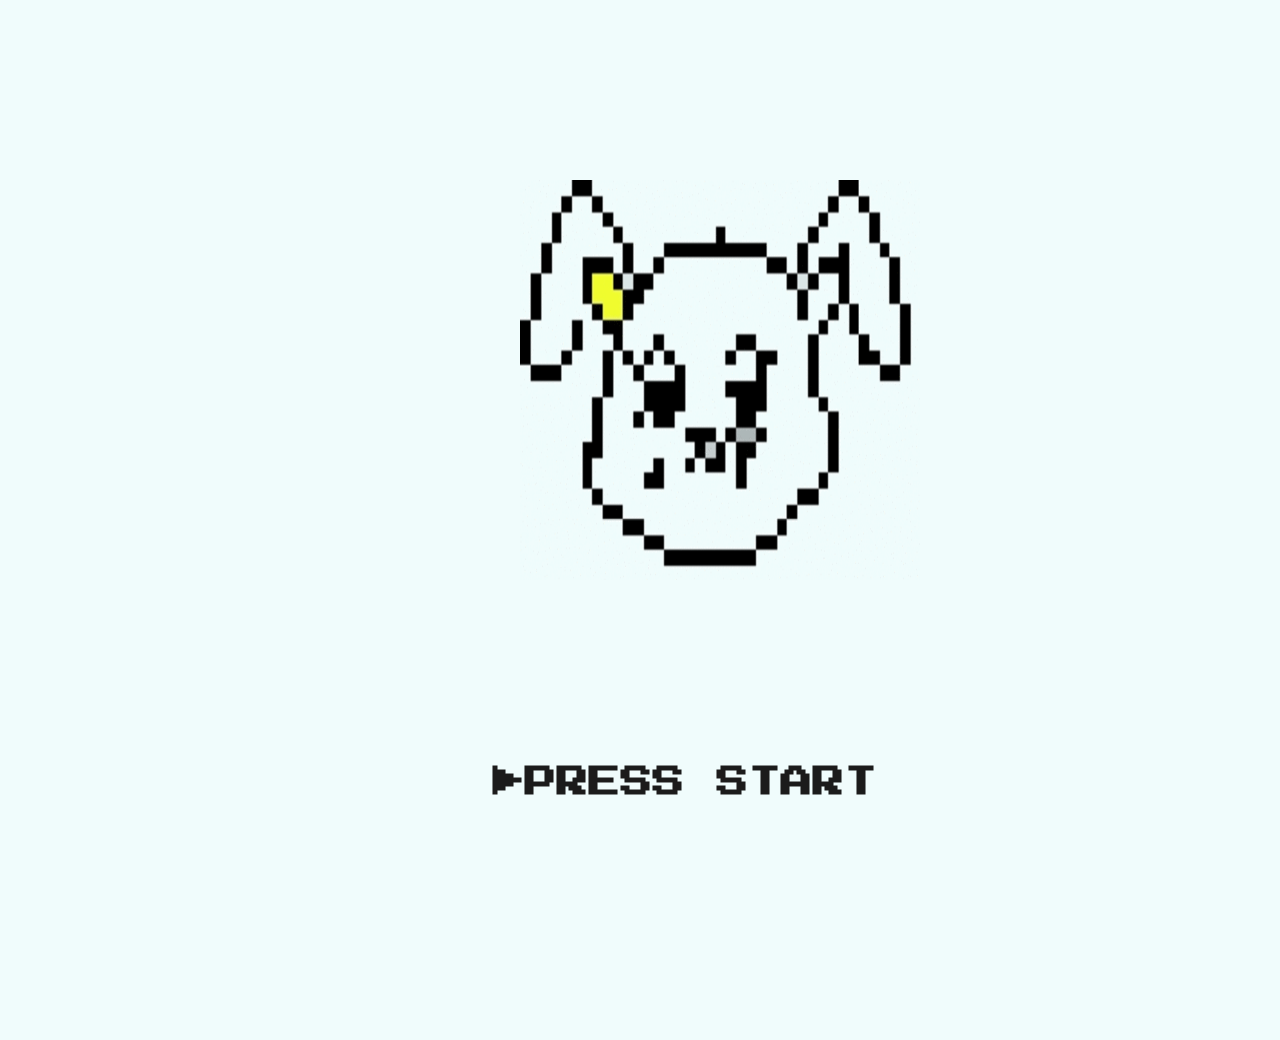
<file: rabbit.html>
<!DOCTYPE html>
<html lang="en">
<head>
    <meta charset="UTF-8">
    <meta name="viewport" content="width=device-width, initial-scale=1.0">
    
    <title> Transition</title>
    <style>
      @import url('https://fonts.googleapis.com/css2?family=Press+Start+2P&display=swap');

        .html, body{
            background-color: #f0fcfc;
            display: flex;
            width: 100%;
            min-height: 100vh;
           justify-content: center;
           overflow: hidden;
           /* padding-top: 4%;
           box-sizing: ; */
        }
        .box{
            width: 100%;
            padding: 40%;
        }
        .bg {
            position: fixed;
            width: 500px;
            height: 400px;
            top: 20%;
            animation: bg 2s ease-in-out infinite alternate;
        }
        .bg img {
            min-height: 100%;
            min-width: 80%;
            width: 80%;
        }
        @keyframes bg {
        0% { transform: scale(1); }
        100% { transform: scale(1.5); }
        }       
        
        .txt{
            position:fixed;
            top: 78%;
            left: 36%;
        }
        .txt a{
            text-decoration: none;
       
        }
        .txt h1 {
            font: bold;
            font-family: 'Press Start 2P', cursive;
            font-size: 2em;
            margin: 2em 1em; 
            color: rgb(27, 27, 27);
            white-space: nowrap; 
        } 
        /* .txt h1:hover{
            color: aliceblue;
        }

        .txt:hover{
            background-color: rgb(27, 27, 27);
            opacity: .8;

         
        }
        .txt h1:active{
            color: aliceblue;
        }

        .txt:active{
            background-color: rgb(27, 27, 27);
            opacity: .8;
         
        } */
        
    </style>
</head>


<body>
    <div class="box">
    <div class="bg">
        <img src="image/8-bit-rabbit.gif">
    </div>
    <div class="txt">
        <a  href="guide-page.html "><h1>▶PRESS START</h1></a>
        
    
    </div>

</div>
   
 






</body>

</html>
</file>
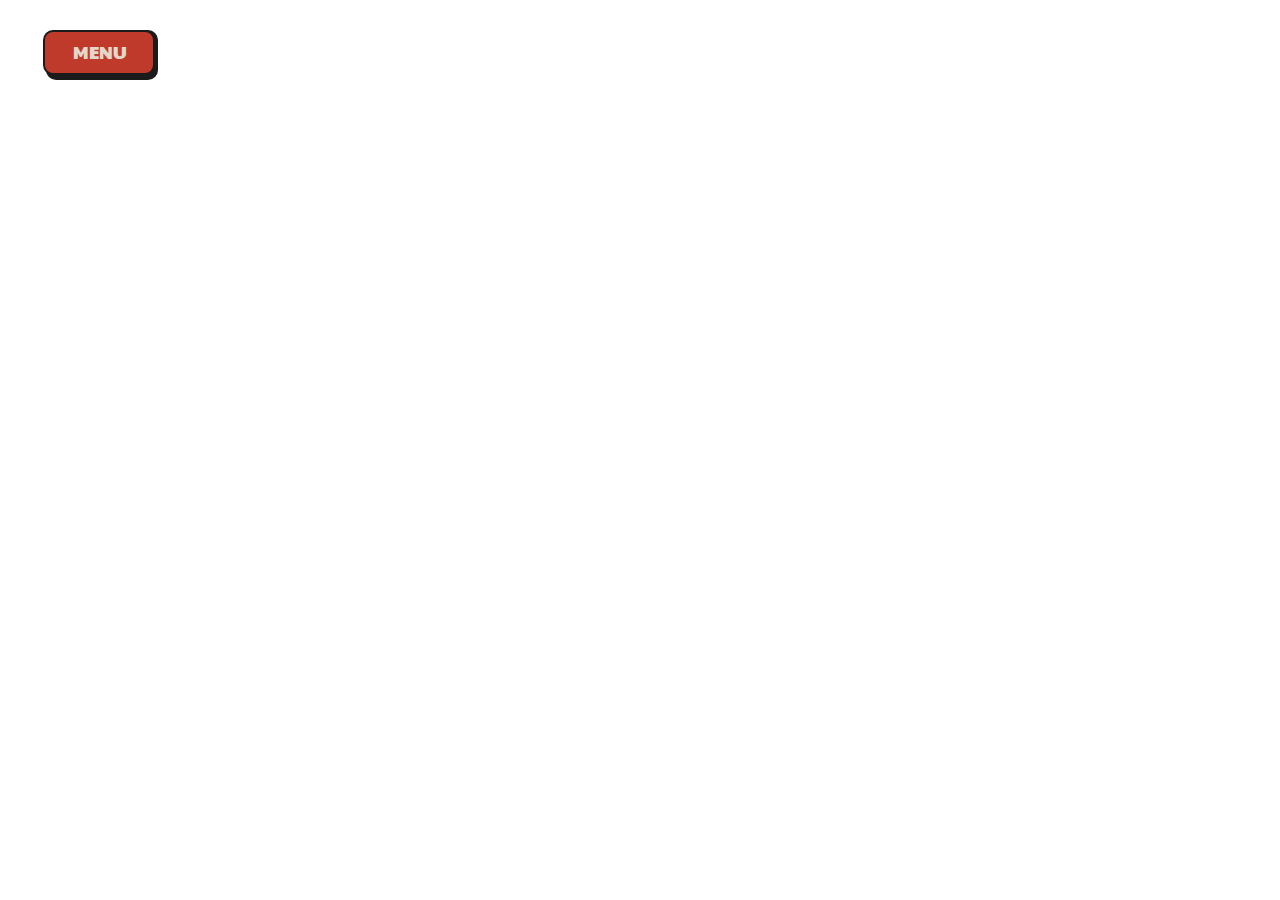
<file: ssssss.html>
<!DOCTYPE html>
<html>
<head>
  <link rel="stylesheet" type="text/css" href="css/reset.css">
  <link rel="stylesheet" type="text/css" href="css/item.css">
  <title>Slide-out Fullscreen Main Menu with Custom Close Button</title>
  <script src="https://code.jquery.com/jquery-3.6.0.min.js"></script>
  <style>
        @import url('https://fonts.googleapis.com/css2?family=Paytone+One&display=swap');
    body {
      margin: 0;
      font-family: Arial, sans-serif;
    }

    
    #menu-container {
      position: fixed;
      top: 0;
      left: -500px; /* 初始时菜单在屏幕左侧隐藏 */
      width: 500px;
      height: 100%;
      background-color: #E5BC64;
      color: #fff;
      padding: 20px;
      transition: left 0.3s; /* 添加过渡效果 */

    }
    #menu-button {
      position: fixed;
      top: 20px;
      left: 20px;
      color: #E4D7CA;
      padding: 10px 20px;
      cursor: pointer;
      transition: opacity 0.3s; /* 添加过渡效果 */
    }
    #close-button {
      position: fixed;
      color: #fff;
      padding: 10px 20px;
      cursor: pointer;
      display: none; /* 初始时隐藏关闭按钮 */
    }

    .desk-header{
      width: 100%;
      display: block;
      /* padding: 10px 20px; */
      box-sizing: border-box;
      position: relative;
      margin-top: 80px;
   
    }

    .desk-menu-title{
      margin: auto;
      width: 470px;
      /* margin-top: 50px; */
      /* margin-right: auto;  */
      background-size: contain;
    }

    .desk-menu-title img{ 
      width: 100%;
      vertical-align: middle;
    }

    

    .desk-menu-icon img{ 
        width: 100%;
        vertical-align: bottom;
    }
    .desk-menu-log-in{
      margin-right: 30px;
    }

    .desk-container{
      max-width: 1200px;
      width: 100%;
      display: flex;
      flex-direction: column;
      align-items: center; 
      margin: auto;
      padding-top: 10px;
      margin-bottom: 50px;
      background-color:#E5BC64;
      position: relative;
    }

    .axis{
      position: relative;
      left: -30%;
      top: 10%;
    }
    .axis img{
      width: 100%;
    }
    .desk-sticker{
      width: 65px;
      position: absolute;
      z-index: 999;
      left: 15%;
    }

    .desk-sticker img{
      width: 100%;
      vertical-align: middle;
    }

    .all-button{
      display: flex;
      flex-direction: column;
      align-items: center;
      margin-top: 20px;
      box-sizing: border-box;
      position: absolute;
      margin-bottom: 10%;
      left: 25%;
    } 

    .button-top{
      width: 230px;
      height: 50px;
      position: absolute;
      background-color: rgb(27, 27, 27);
      border: 2px solid #E4D7CA;
      border-radius: 10px;
      padding: 0 0 10px 0;
      left: 6%;
      box-shadow: -10px 10px 0 black;
    } 

    .button-txt{
      font-family: 'Paytone One', sans-serif;
      color:  #ebebeb;
      font-size: 1.5em;
      text-decoration: none; 
      display: flex;
      flex-direction: column;
      justify-content: center;
      padding: 10px 10px;
      text-align: center;

    } 
    .button-about{margin-bottom:75px;}
    .button-news{margin-bottom: 75px;}
    .button-member{margin-bottom: 75px;}
    .button-gallery{margin-bottom: 75px;}

    .button-top:hover{
      background-color:#bf3a2a;
      border: 2px solid #ebebeb;
      margin-top: -2px;
      margin-left: 10px; 
    }

    .desk-footer{
      width: 100%;
      bottom: 0;
      left: 0;
      /* position: relative; */
      /* padding: 0px 80px 50px 20px; */
      display: flex;
      flex-wrap: wrap;
      justify-content: space-around;
      background-size: contain;
    }

    .bottom-box{
      width: 95px;
      background-color: rgb(27, 27, 27);
      border-radius: 10px;
      padding: 15px 0;
    } 
    
    .txt{
      font-family: 'Paytone One', sans-serif;
      text-decoration: none; 
      color:#ebebeb ;
      box-sizing: content-box;
      font-size: 1em;
      display: flex;
      flex-direction: column;
      justify-content: center;
      padding: 2px;
      text-align: center;
      box-sizing: border-box;
    }
    .finder{margin-right: 20px;}
    .login{margin-right: 20px;}
    .contact{margin-right: 20px;}
    .faq{margin-right: 20px;}
    .bottom-box:hover{
      background-color:#ebebeb ;
      border: 2px solid rgb(27, 27, 27);
    }
    .txt:hover{
      color:rgb(27, 27, 27);
    }

    .bottom-icon{
      display: flex;
      justify-content: space-evenly;
      transform: translateY(50%);
    } 

 
    .facebook{
       width: 20px;
       margin-right: 40px;
    }

    .facebook img{
      width: 100%;
      vertical-align: bottom;
    }

    .instagram{
      width: 20px;
    }

    .instagram img{
      width: 100%;
      vertical-align: bottom;
    }




  </style>
</head>
<body>


<div id="menu-container">

<div class="desk-header">
  <a  href="#" >
    <img class="desk-menu-title" src="image/menu-title2.svg" alt="RENDI BUNNY">
  </a>
  <!-- <nav class="desk-menu-icon">
        <a class="desk-menu-log-in" href="#" ><img src="image/log-in.svg" alt="登入"></a>
        <a class="desk-menu-cart" href="#" ><img src="image/cart.svg" alt="購物車"></a>
  </nav> -->
</div>

<div class="desk-container">
  <img class="axis" src="image/menu-axis.svg" alt="axis">
  <img class="desk-sticker" src="image/rabbit-icon.svg" alt="sticker">


  <div class="all-button"> 

    <div class="button-about" data-button-id="about"> 
        <div class="button-top">
         <a href="about.html" class="button-txt">ABOUT</a></div>
    </div> 
 
    <div class="button-news" data-button-id="news">
        <div class="button-top">
            <a href="news.html" class="button-txt">NEWS</a></div>
    </div> 

    <div class="button-member" data-button-id="member">
        <div class="button-top">
            <a href="member.html" class="button-txt">MEMBER</a></div>
    </div>

    <div class="button-gallery"  data-button-id="gallery">
        <div class="button-top">
            <a href="gallery.html" class="button-txt">GALLERY</a></div>
    </div>

    <div class="button-product"  data-button-id="product">
        <div class="button-top">
            <a href="product.html" class="button-txt">PRODUCT</a></div>
    </div> 
  </div> 
</div>



<div class="desk-footer">
  <div class="finder">
    <div class="bottom-box"> 
        <a href="menu.html" class="txt">FINDER </a></div>
  </div>


  <div class="login">
  <div class="bottom-box"> 
      <a href="#l" class="txt">LOG-IN </a></div>
  </div>

  <div class="contact">
  <div class="bottom-box">
      <a href="#" class="txt">CONTACT </a></div>
  </div>
  
  <div class="faq">
  <div class="bottom-box">
      <a href="#" class="txt">FAQ </a></div>
  </div>

   <div class="bottom-icon">
      <a href="#"><img class="facebook" src="image/facebook_black.png" alt="fb" ></a> 
      <a href="#"><img class="instagram" src="image/instagram_black.png"  alt="ig"></a>
  </div> 
</div>


</nav>


<div class="btn"  id="menu-button">
  <div class="btn-top">
      <a href="#" class="btn-txt">MENU</a></div>
      <div class="btn-back"> </div>
</div>
     
 
<div class="close-btn" id="close-button">
  <div class="close-btn-back"></div>
  <div class="close-btn-top">
      <a href="#" class="close-btn-txt">CLOSE</a></div>
 
</div>


<script>
$(document).ready(function() {
  var menuVisible = false;
  var $menuContainer = $("#menu-container");
  var $menuButton = $("#menu-button");
  var $closeButton = $("#close-button");
  
  // 切换菜单的显示状态
  function toggleMenu() {
    if (menuVisible) {
      // 隐藏菜单，显示原按钮
      $menuContainer.animate({ left: "-500px" }, 300, function() {
        $menuButton.show();
        $closeButton.hide();
      });
    } else {
      // 隐藏原按钮，显示关闭按钮，显示菜单
      $menuButton.hide();
      $closeButton.show();
      $menuContainer.animate({ left: "0" }, 300);
    }
    menuVisible = !menuVisible;
  }
  
  // 绑定按钮点击事件
  $menuButton.click(toggleMenu);
  $closeButton.click(toggleMenu);
  
  // 设置关闭按钮位置为原按钮位置
  $closeButton.css({
    top: $menuButton.position().top,
    left: $menuButton.position().left
  });
});
</script>

<script>
$(document).ready(function() {
  var $buttons = $(".all-button"); // 获取所有按钮元素
  var $sticker = $(".sticker"); // 获取 sticker 元素
  var initialTop = parseFloat($sticker.css("top")); // 获取初始的上偏移值
  var stickerTopOffsets = [0, 100, 200, 300, 400]; // 每个按钮对应的 sticker 上偏移值，可以根据需要进行调整

  // 给所有按钮添加点击事件
  $buttons.click(function() {
    var buttonIndex = $(this).index(); // 获取被点击按钮的索引
    var stickerNewTop = stickerTopOffsets[buttonIndex]; // 根据按钮索引获取 sticker 的新上偏移值
    $sticker.css({ top: stickerNewTop + "px" }); // 设置 sticker 的上偏移值
  });
});




</script>

<script>
  //按鈕會跟著移動

  $(document).ready(function() {

    var $sticker = $(".desk-sticker");

      //hover
    $(".button-about, .button-news, .button-member, .button-gallery, .button-product").hover(function() {

      var buttonId = $(this).data("button-id");


      var buttonRect = $(this)[0].getBoundingClientRect();


      var stickerY = buttonRect.top -155; 


      $sticker.animate({ top: stickerY + "px" }, 100);
    });


    //on click
    $(".button-about, .button-news, .button-member, .button-gallery, .button-product").click(function() {

      var buttonId = $(this).data("button-id");


      var buttonRect = $(this)[0].getBoundingClientRect();


      var stickerY = buttonRect.top -155;  

      $sticker.animate({ top: stickerY + "px" }, 50);
    });
  });
</script>

</body>
</html>
</file>
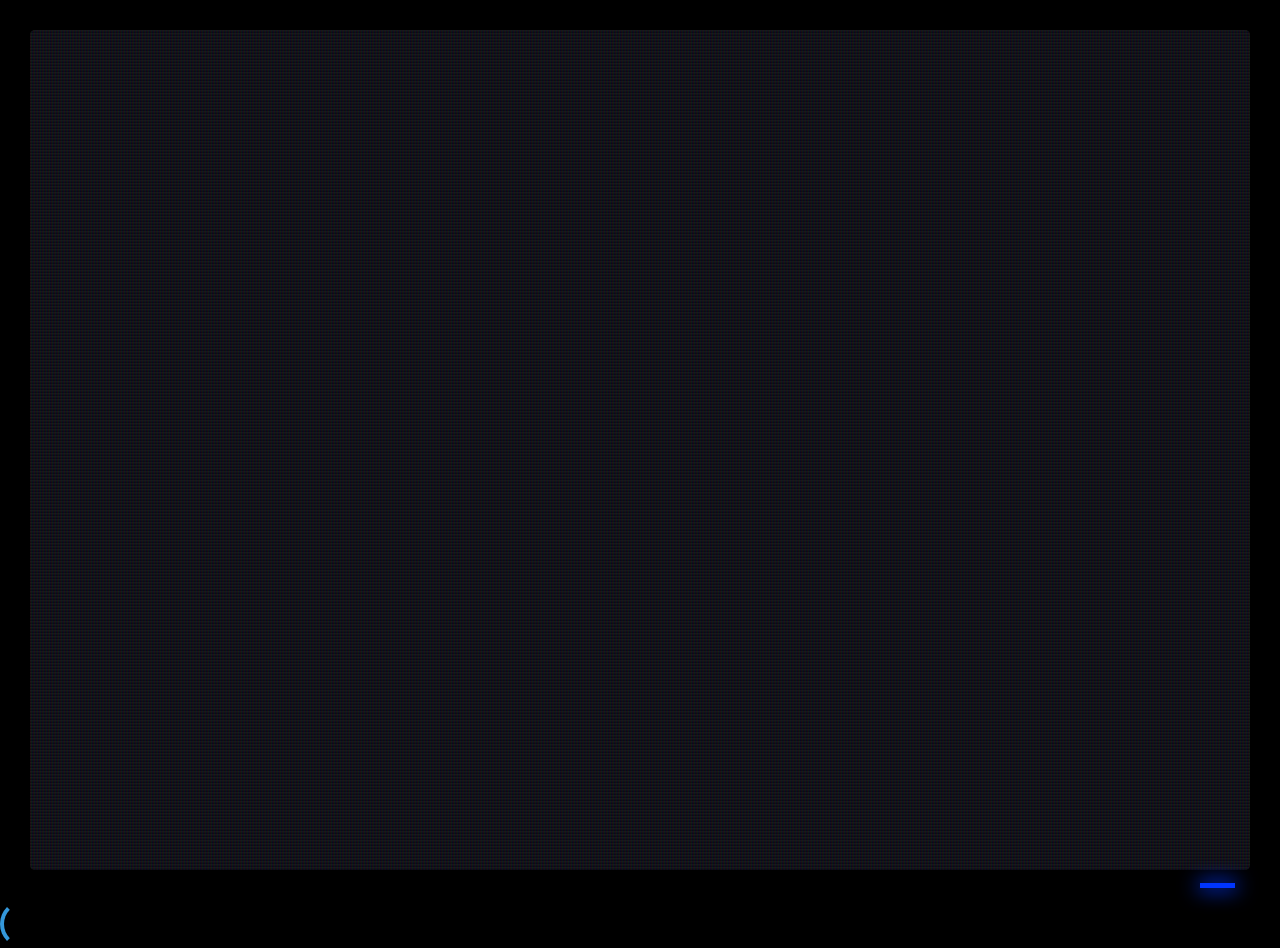
<file: transition1.html>
<!DOCTYPE html>
<html lang="en">
<head>
    <meta charset="UTF-8">
    <meta name="viewport" content="width=device-width, initial-scale=1.0">
    <title>Document</title>
    <style>
@keyframes screen-turn-on {
    0% {
        width: 0%;
        height: 1px;
        border-radius: 0px;
        background-color: #b0b0b0;
    }
    50% {
        width: 100%;
        height: 1px;
        border-radius: 0px;
        background-color: #b0b0b0;
    }
    51% {
        width: 100%;
        height: 1px;
        border-radius: 0px;
        background-color: #b0b0b0;
    }
    70% {
        width: 100%;
        height: 1px;
        border-radius: 0px;
        background-color: #b0b0b0;
    }
    80% {
        width: 100%;
        height: calc(100vh - 60px);
        border-radius: 5px;
        background-color: #b0b0b0;
    }
    100% {
        width: 100%;
        height: calc(100vh - 60px);
        border-radius: 5px;
        background-color: #454545;
    }
}
@keyframes shiver {
    0%   {  transform: translate(1px, 1px); text-shadow: 6px 0 rgba(255,0,0,0.9), -6px 0 rgba(0,0,255,0.9);  }
    5%   {  transform: translate(1px, 1px); text-shadow: 3px 0 rgba(255,0,0,0.9), -3px 0 rgba(0,0,255,0.9);  }
    10%  {  transform: translate(1px, 1px); text-shadow: 5px 0 rgba(255,0,0,0.9), -5px 0 rgba(0,0,255,0.9);  }
    15%  {  transform: translate(1px, 1px); text-shadow: 7px 0 rgba(255,0,0,0.9), -7px 0 rgba(0,0,255,0.9);  }
    20%  {  transform: translate(1px, 2px); text-shadow: 2px 0 rgba(255,0,0,0.9), -2px 0 rgba(0,0,255,0.9);  }
    25%  {  transform: translate(1px, 2px); text-shadow: 2px 0 rgba(255,0,0,0.9), -2px 0 rgba(0,0,255,0.9);  }
    30%  {  transform: translate(1px, 2px); text-shadow: 3px 0 rgba(255,0,0,0.9), -3px 0 rgba(0,0,255,0.9);  }
    35%  {  transform: translate(1px, 2px); text-shadow: 2px 0 rgba(255,0,0,0.9), -2px 0 rgba(0,0,255,0.9);  }
    40%  {  transform: translate(2px, 1px); text-shadow: 2px 0 rgba(255,0,0,0.9), -2px 0 rgba(0,0,255,0.9);  }
    45%  {  transform: translate(2px, 1px); text-shadow: 3px 0 rgba(255,0,0,0.9), -3px 0 rgba(0,0,255,0.9);  }
    50%  {  transform: translate(2px, 1px); text-shadow: 3px 0 rgba(255,0,0,0.9), -3px 0 rgba(0,0,255,0.9);  }
    55%  {  transform: translate(2px, 1px); text-shadow: 4px 0 rgba(255,0,0,0.9), -4px 0 rgba(0,0,255,0.9);  }
    60%  {  transform: translate(1px, 1px); text-shadow: 2px 0 rgba(255,0,0,0.9), -2px 0 rgba(0,0,255,0.9);  }
    65%  {  transform: translate(1px, 1px); text-shadow: 5px 0 rgba(255,0,0,0.9), -5px 0 rgba(0,0,255,0.9);  }
    70%  {  transform: translate(1px, 1px); text-shadow: 3px 0 rgba(255,0,0,0.9), -3px 0 rgba(0,0,255,0.9);  }
    75%  {  transform: translate(1px, 1px); text-shadow: 2px 0 rgba(255,0,0,0.9), -2px 0 rgba(0,0,255,0.9);  }
    80%  {  transform: translate(2px, 1px); text-shadow: 5px 0 rgba(255,0,0,0.9), -5px 0 rgba(0,0,255,0.9);  }
    85%  {  transform: translate(2px, 1px); text-shadow: 3px 0 rgba(255,0,0,0.9), -3px 0 rgba(0,0,255,0.9);  }
    90%  {  transform: translate(2px, 2px); text-shadow: 5px 0 rgba(255,0,0,0.9), -5px 0 rgba(0,0,255,0.9);  }
    95%  {  transform: translate(2px, 2px); text-shadow: 2px 0 rgba(255,0,0,0.9), -2px 0 rgba(0,0,255,0.9);  }
    100% {  transform: translate(1px, 2px); text-shadow: 3px 0 rgba(255,0,0,0.9), -3px 0 rgba(0,0,255,0.9);  }
}
body, #screen {
    box-sizing: border-box;
    -webkit-user-select: none;
    -moz-user-select: none;
    -o-user-select: none;
    -ms-user-select: none;
    user-select: none;
}
body {
    margin: 0;
    background-color: #000;
    font-family: "Source Code Pro", monospace;
    overflow: hidden;
}
#screen:after {
    content: "";
    position: absolute;
    top: 30px;
    right: 30px;
    bottom: 30px;
    left: 30px;
    background-image: -webkit-linear-gradient(bottom, rgba(255, 255, 255, 0.2) 33.3%, rgba(255, 255, 255, 0.4) 33.3%, rgba(255, 255, 255, 0.4) 66.7%, rgba(255, 255, 255, 0.6) 66.7%), -webkit-linear-gradient(left, rgba(255, 0, 0, 0.7) 33.3%, rgba(0, 255, 0, 0.7) 33.3%, rgba(0, 255, 0, 0.6) 66.7%, rgba(0, 0, 255, 0.6) 66.7%);
    background-image: -moz-linear-gradient(bottom, rgba(255, 255, 255, 0.2) 33.3%, rgba(255, 255, 255, 0.4) 33.3%, rgba(255, 255, 255, 0.4) 66.7%, rgba(255, 255, 255, 0.6) 66.7%), -webkit-linear-gradient(left, rgba(255, 0, 0, 0.7) 33.3%, rgba(0, 255, 0, 0.7) 33.3%, rgba(0, 255, 0, 0.6) 66.7%, rgba(0, 0, 255, 0.6) 66.7%);
    background-image: linear-gradient(to top, rgba(255, 255, 255, 0.2) 33.3%, rgba(255, 255, 255, 0.4) 33.3%, rgba(255, 255, 255, 0.4) 66.7%, rgba(255, 255, 255, 0.6) 66.7%), linear-gradient(to right, rgba(255, 0, 0, 0.7) 33.3%, rgba(0, 255, 0, 0.7) 33.3%, rgba(0, 255, 0, 0.6) 66.7%, rgba(0, 0, 255, 0.6) 66.7%);
    background-size: 3px 3px;
    mix-blend-mode: multiply;
    border-radius: 5px;
    background-color: #00f;
}
#screen {
    margin: 30px;
    height: calc(100vh - 60px);
    width: calc(100vw - 60px);
    background: #0a0a0a;
    color: #fff;
    text-shadow: 2px 0 rgba(255, 0, 0, 0.9), -2px 0 rgba(0, 0, 255, 0.9);
    border-radius: 5px;
}
.on #screen {
    background-color: #222;
}
#content-holder {
    padding: 0;
    height: calc(100vh - 60px);
    width: calc(100vw - 60px);
    display: flex;
    justify-content: center;
    align-items: center;
    align-content: center;
    text-align: center;
    overflow: hidden;
}
#content {
    background-color: #b0b0b0;
    display: flex;
    justify-content: center;
    align-items: center;
    align-content: center;
    text-align: center;
    overflow: hidden;
    height: 0;
    position: relative;
}
.on #content {
    animation: screen-turn-on .4s linear .5s 1 forwards;
}
#power {
    bottom: 12px;
    width: 35px;
    height: 5px;
    position: absolute;
    right: 45px;
    background-color: #282828;
    cursor: pointer;
}
.on #power {
    background-color: #0035ff;
    box-shadow: 0px 0px 20px 2px #0035ff;
}
#channel {
    position: absolute;
    top: 15px;
    left: 25px;
    font-size: 4vw;
    font-family: "VT323", monospace;
    vertical-align: middle;
    color: #fbff68;
    animation: shiver 1s linear .5s infinite;
}
#text {
    color: #ededed;
    text-align: left;
    font-weight: 200;
    text-transform: uppercase;
    font-size: 3vw;
    animation: shiver 1s linear .5s infinite;
}


@keyframes spin {
  0% { transform: rotate(0deg); }
  100% { transform: rotate(360deg); }
}

.loader {
  border: 4px solid rgba(0, 0, 0, 0.1);
  border-left: 4px solid #3498db;
  border-radius: 50%;
  width: 40px;
  height: 40px;
  animation: spin 1s linear infinite;
}



    </style>
</head>
    

    <body id="wrapper" class="on">
        <div id="screen">
            <div id="content-holder">
                <div id="content">
                    <div id="app">
                        <div id="channel">AV1</div>
                        <div id="text">Hello</div>
                    </div>
                </div>
            </div>
        </div>
        <div id="power" onclick="power();"></div>
        <!-- 打開 -->

        

    <!-- 跳至下一頁 -->
    <div class="loader"></div>

    </body>


<!-- --------------------------JS---------------------- -->
<script>

//--------------------------電視打開------------
let power = function() {
    let body = document.getElementById("wrapper");
    body.className = (body.className == "on") ? "off" : "on";
}

// --------------------------跳至下一頁--------------------
// 設置動畫時間，1000是1秒
const animationDuration = 2000;

// 載入後綁定事件
document.addEventListener('DOMContentLoaded', function() {

  const loader = document.querySelector('.loader');

  // 動畫結束頁面跳轉
  setTimeout(() => {

    const nextPageURL = 'transition2.html';
    window.location.href = nextPageURL;
  }, animationDuration);
});

</script>
</html>
</file>
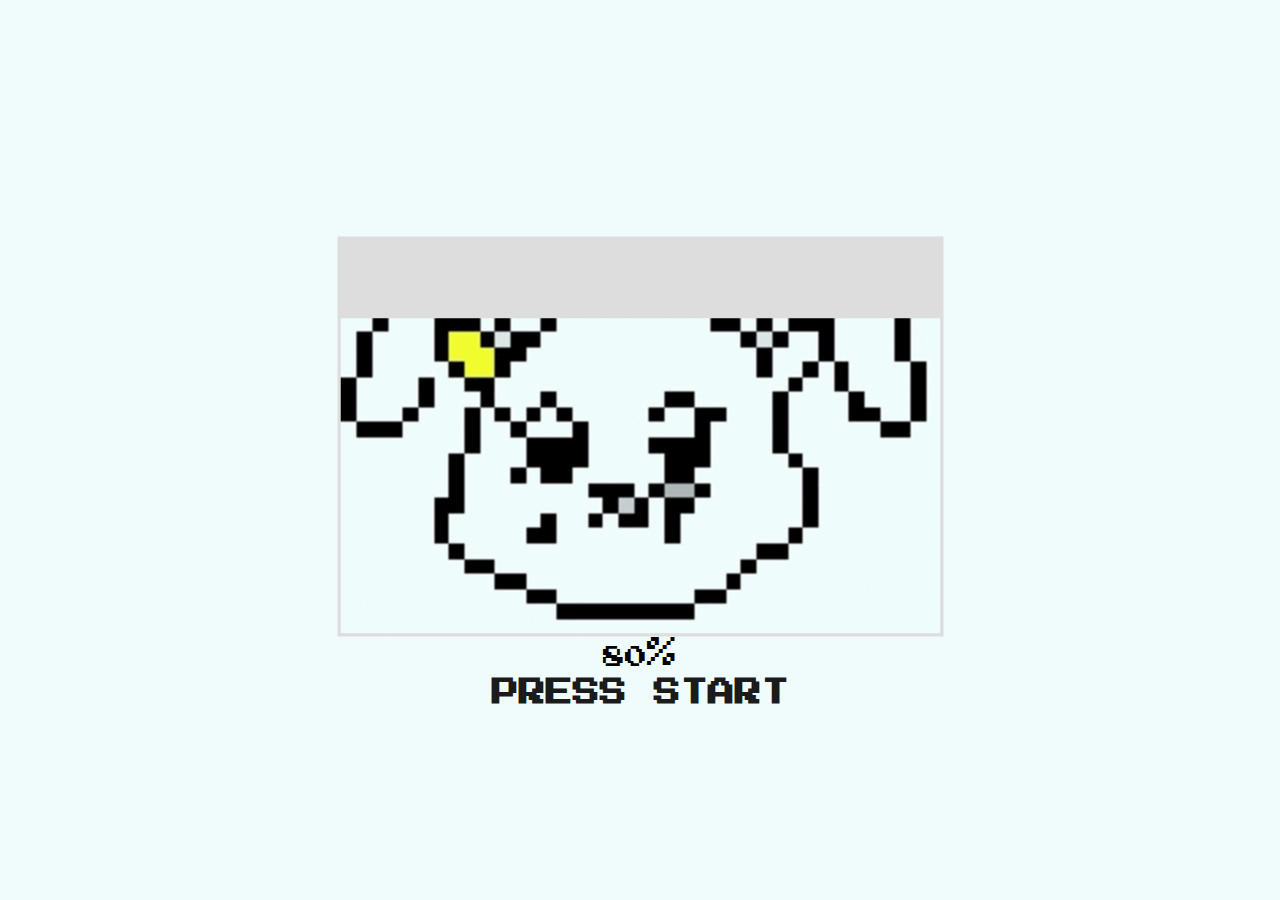
<file: transition2.html>
<!DOCTYPE html>
<html lang="en">
<head>
    <meta charset="UTF-8">
    <meta name="viewport" content="width=device-width, initial-scale=1.0">
    <link rel="stylesheet" type="text/css" href="css/loading-bar.min.css">
    <script src="js/loading-bar.min.js"></script>
    <title> Transition</title>
    <style>
      @import url('https://fonts.googleapis.com/css2?family=Press+Start+2P&display=swap');

        html, body{
            background-color: #f0fcfc;
            display: flex;
            width: 100%;
            min-height: 100vh;
            justify-content: center;
            flex-direction: column;
            overflow: hidden;
        }

        .box{
            width: 100%;
            display: block;
           
        }

        .center-box{
            margin: auto;
            justify-content: center;
            box-sizing: border-box;
            display: flex;
           
        }

        .bottom-box{
            margin: auto;
            justify-content: center;
            box-sizing: border-box;
            display: flex;
        }
        
        .txt{
            transform: translateY(150%);
        }

        .txt a{
            text-decoration: none;
        }

        .txt h1 {
            font: bold;
            font-family: 'Press Start 2P', cursive;
            font-size: 1.7em;
            color: rgb(27, 27, 27);
            white-space: nowrap; 
            top: 15%;
        } 
    
        .txt h1:active{
            background-color: rgb(27, 27, 27);
            color: #dbdbdb;
        }
        
        /**平板**/	
        @media(min-width: 768px) and (max-width: 1023px){}
        /**手機**/	
        @media (max-width: 767px){
        html, body{ overflow: hidden; }

        .txt{
            transform: translateY(200%);
        }

        .txt h1{
            font-size: 1.2em;
        }



         }
        
    </style>
</head>


<body>
    <div class="box">
        <div class="center-box">
            <div class="ldBar" data-type="fill" data-img="image/8-bit-rabbit.gif"
     data-value="100"></div>

    </div>
    <div class="bottom-box">
    <div class="txt">
        <a  href="guide-page.html "><h1>PRESS START</h1></a> </div>
    </div>

</div>
   
 






</body>



</html>
</file>
<file: css/item.css>
*{
    box-sizing: border-box;
    flex-wrap: nowrap;
}
.btn{
    display: block;
    position: fixed;
    box-sizing: border-box;
    padding-top: 50px;
}
.btn-top{
    width: 112px;
    height: 45px;
    display: flex;
    background-color: #bf3a2a;
    border: 2px solid rgb(27, 27, 27);
    border-radius: 10px;
    left: 15%;
    z-index: 1;
    position: absolute;
}

.btn-back{
    width: 112px;
    height: 50px;
    background-color: rgb(27, 27, 27);
    border-radius: 10px;
    position: relative;
    left: 5%;
}

.btn-txt{
    font-family: 'Paytone One', sans-serif;
    color:  #E4D7CA;
    font-size: 18px;
    text-decoration: none;
    display: flex;
    flex-direction: column;
    justify-content: center;
    padding: 20px 20px 25px 28px;
    text-align: center;
}
.btn-top:hover{
    background-color: #E6BB38;
    margin-top: -2px;
    margin-left: 10px; 
  
}
.btn-txt:hover{
    color: rgb(27, 27, 27);
}


.close-btn{
    display: block;
    padding-top: 50px;
    position: fixed;
}

.close-btn-top{
    width: 112px;
    height: 45px;
    position: absolute;
    background-color: rgb(27, 27, 27);
    border: 2px solid #ebebeb;
    border-radius: 10px;
    top: 10%;
    left: 10%;
    z-index: 1;
}

.close-btn-back{
    width: 112px;
    height: 50px;
    background-color: rgb(27, 27, 27);
    border-radius: 10px;
    position: relative;
    left:0;
}

.close-btn-txt{
    font-family: 'Paytone One', sans-serif;
    color:  #ebebeb;
    font-size: 18px;
    text-decoration: none; 
    display: flex;
    flex-direction: column;
    justify-content: center;
    padding: 11px 10px 10px 11px;
    text-align: center;
 
 }  

.close-btn-top:hover{
  margin-top: -2px;
  margin-left: 10px; 
} 

#menu-container {
  position: fixed;
  top: 0;
  left: -500px; /* 初始时菜单在屏幕左侧隐藏 */
  width: 500px;
  height: 100%;
  background-color: #E5BC64;
  color: #fff;
  padding: 20px;
  transition: left 0.3s; /* 添加过渡效果 */

}
#menu-button {
  position: fixed;
  top: 20px;
  left: 20px;
  color: #E4D7CA;
  padding: 10px 20px;
  cursor: pointer;
  transition: opacity 0.3s; /* 添加过渡效果 */
}
#close-button {
  position: fixed;
  color: #fff;
  padding: 10px 20px;
  cursor: pointer;
  display: none; /* 初始时隐藏关闭按钮 */
}

.desk-header{
  width: 100%;
  display: block;
  /* padding: 10px 20px; */
  box-sizing: border-box;
  position: relative;
  margin-top: 80px;

}

.desk-menu-title{
  margin: auto;
  width: 470px;
  /* margin-top: 50px; */
  /* margin-right: auto;  */
  background-size: contain;
}

.desk-menu-title img{ 
  width: 100%;
  vertical-align: middle;
}



.desk-menu-icon img{ 
    width: 100%;
    vertical-align: bottom;
}
.desk-menu-log-in{
  margin-right: 30px;
}

.desk-container{
  max-width: 1200px;
  width: 100%;
  display: flex;
  flex-direction: column;
  align-items: center; 
  margin: auto;
  padding-top: 10px;
  margin-bottom: 50px;
  background-color:#E5BC64;
  position: relative;
}

.axis{
  position: relative;
  left: -30%;
  top: 10%;
}
.axis img{
  width: 100%;
}
.desk-sticker{
  width: 65px;
  position: absolute;
  z-index: 999;
  left: 15%;
}

.desk-sticker img{
  width: 100%;
  vertical-align: middle;
}

.all-button{
  display: flex;
  flex-direction: column;
  align-items: center;
  margin-top: 20px;
  box-sizing: border-box;
  position: absolute;
  margin-bottom: 10%;
  left: 25%;
} 

.button-top{
  width: 230px;
  height: 50px;
  position: absolute;
  background-color: rgb(27, 27, 27);
  border: 2px solid #E4D7CA;
  border-radius: 10px;
  padding: 0 0 10px 0;
  left: 6%;
  box-shadow: -10px 10px 0 black;
} 

.button-txt{
  font-family: 'Paytone One', sans-serif;
  color:  #ebebeb;
  font-size: 1.5em;
  text-decoration: none; 
  display: flex;
  flex-direction: column;
  justify-content: center;
  padding: 10px 10px;
  text-align: center;

} 
.button-about{margin-bottom:75px;}
.button-news{margin-bottom: 75px;}
.button-member{margin-bottom: 75px;}
.button-gallery{margin-bottom: 75px;}

.button-top:hover{
  background-color:#bf3a2a;
  border: 2px solid #ebebeb;
  margin-top: -2px;
  margin-left: 10px; 
}

.desk-footer{
  width: 100%;
  bottom: 0;
  left: 0;
  /* position: relative; */
  /* padding: 0px 80px 50px 20px; */
  display: flex;
  flex-wrap: wrap;
  justify-content: space-around;
  background-size: contain;
}

.bottom-box{
  width: 95px;
  background-color: rgb(27, 27, 27);
  border-radius: 10px;
  padding: 15px 0;
} 

.txt{
  font-family: 'Paytone One', sans-serif;
  text-decoration: none; 
  color:#ebebeb ;
  box-sizing: content-box;
  font-size: 1em;
  display: flex;
  flex-direction: column;
  justify-content: center;
  padding: 2px;
  text-align: center;
  box-sizing: border-box;
}
.finder{margin-right: 20px;}
.login{margin-right: 20px;}
.contact{margin-right: 20px;}
.faq{margin-right: 20px;}
.bottom-box:hover{
  background-color:#ebebeb ;
  border: 2px solid rgb(27, 27, 27);
}
.txt:hover{
  color:rgb(27, 27, 27);
}

.bottom-icon{
  display: flex;
  justify-content: space-evenly;
  transform: translateY(50%);
} 


.facebook{
   width: 20px;
   margin-right: 40px;
}

.facebook img{
  width: 100%;
  vertical-align: bottom;
}

.instagram{
  width: 20px;
}

.instagram img{
  width: 100%;
  vertical-align: bottom;
}



.footer{
  width: 100%;
  bottom: 0;
  left:0;
  right:0;
  background-color: #A33A3A;
  position: absolute;
  box-sizing: border-box;
  align-self: flex-end;
}

.footer-top{
  width: 100%;
  right: 0;
  bottom: 0;  
} 

.scroll {
  display: flex;
  background: #E4D7CA;
  height: 40px;

.text {
  font-size: 1.5em;
  color: #A33A3A;
  white-space: nowrap;
  text-transform: uppercase;
  font-family: 'Paytone One', sans-serif;
  animation: scroll 40s linear infinite;
  &:nth-child(2) {
    animation: scroll2 40s linear infinite;
    animation-delay: -20s;
  }
}
}

@keyframes scroll {
  from {
    transform: translateX(100%);
  }
  to {
    transform: translateX(-100%);
  }
}

@keyframes scroll2 {
  from {
    transform: translateX(0%);
  }
  to {
    transform: translateX(-200%);
  }
}

.logo-wall {
    display: flex;
.logo-wrapper {
    display: flex;
    animation: scroll 40s linear infinite;
    &:nth-child(2) {
      animation: scroll2 40s linear infinite;
      animation-delay: -20s;
    }
    &.first > .logo:first-child {
      background: blue;
    }
    &.second > .logo:first-child {
      background: red;
    }
.logo {
    width: 150px;
    height: 150px;
    margin: 0 10px;
    border-radius: 50%;
    background: black;
    display: flex;
    justify-content: center;
    align-items: center;
  }
}
}


.footer-main{
  width: 100%;
  height: 55vh;
  display: flex;
  background-size: contain;
  box-sizing: border-box;
}

.footer-left{
  width: 50%;
  /* height: 65vh; */
  position: absolute;
  /* display: block; */
  box-sizing: border-box;
  /* padding: 40px 130px; */
  /* background-color: rgb(197, 205, 205); */
  text-align: center;
  display: flex;
  justify-content: center;  
}

.contact-text{
  transform: translateY(50%);

}

.contact-text img{
  width: 100%;
}

#animated-image {
  position: absolute;
  width: 25%;
  transform: translateY(30%);
}

#animated-image img{width: 100%;}


.footer-right{
  width: 50%;
  position: absolute;
  right: 0;
  padding: 105px 15px;
  /* background-color: #FBC848; */
}

.scbcribe{
  width: 60%;
  position: absolute;
  transform: translateY(5%);
  padding-left: 10px;
  padding-bottom: 20px;
}

.scb-text {
  color:#E4D7CA;
  font-size: 2.5rem;
  line-height: 2;
  font-family: 'Paytone One', sans-serif;   
}

.scbcribe > p{
  color:#E4D7CA;
  font-size: 1rem;
  font-family: 'Battambang', sans-serif;
}

.scbcribe input[type="text"],
.scbcribe input[type="submit"]{
  border: none;
  padding: 5px 10px;  
}

.scbcribe input[type="text"]{
  border-bottom: 1px solid #cacaca;
  background-color: #A33A3A;
  margin-top: 30px;
  margin-bottom: 15px;
  overflow: hidden;
  color: #E4D7CA;
}

.scbcribe input[type="submit"]{
  font-family: 'Paytone One', sans-serif;
  font-size: .8rem;
  color: #c6766d;
  background-color: #f5e2b1;
  border-radius: 20px;
}

.scbcribe input[type="submit"]:active{
  color: #A33A3A;
  background-color: #edc257;
}

.footer-bottom{
  width: 100%;
  position: absolute;
  bottom: 0;
  background-color: #A33A3A;

}
.bottom-text{
  display: flex;
  justify-content: space-evenly;
}

.bottom-text a{
  font-size: 1.3rem;
  color: #E4D7CA;
  text-decoration: none;
  font-family: 'Paytone One', sans-serif;
}

.icon{
  display: flex;
  color: #E4D7CA;
}

.fb{
  
  margin-right: 20%;
}

.icon >img{
  width: 100%;
  object-fit: cover;
}
</file>
<file: css/loading-bar.min.css>
@import url('https://fonts.googleapis.com/css2?family=Press+Start+2P&display=swap');

.ldBar {
    position: relative;
    font-size: 1.4em;
  }
  .ldBar.label-center > .ldBar-label {
    position: absolute;
    top: 50%;
    left: 50%;
    -webkit-transform: translate(-50%, -50%);
    transform: translate(-50%, -50%);
    text-shadow: 0 0 3px #fff;
  }
  .ldBar-label:after {
    content: "%";
    display: inline;
    font-size: 1.4em;

  }
  .ldBar.no-percent .ldBar-label:after {
    content: "";
    font-size: 1.4em;
  }
  .ldBar img{
    width: 100%;}
  *{
    border:none;
    box-shadow: none;
    margin: auto;
    text-align: center;
    font-family: 'Press Start 2P', cursive;
  }
</file>
